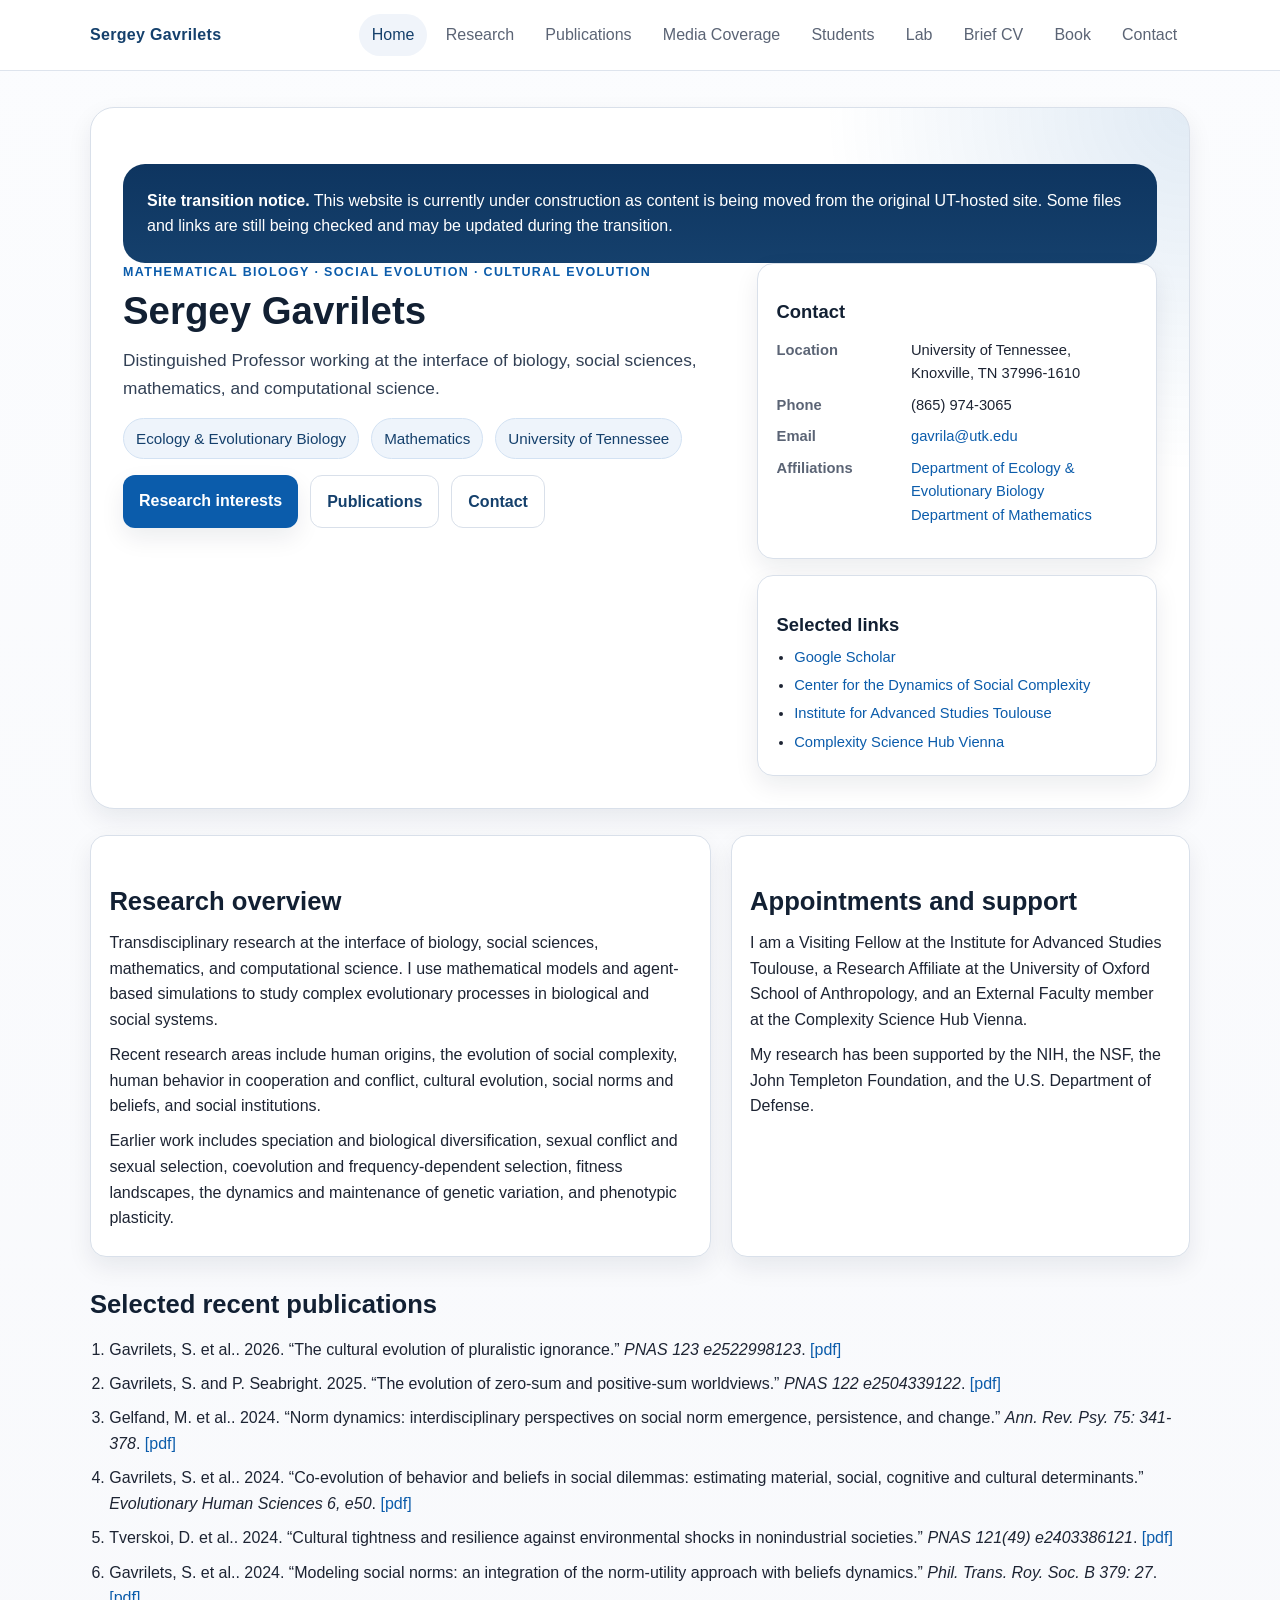
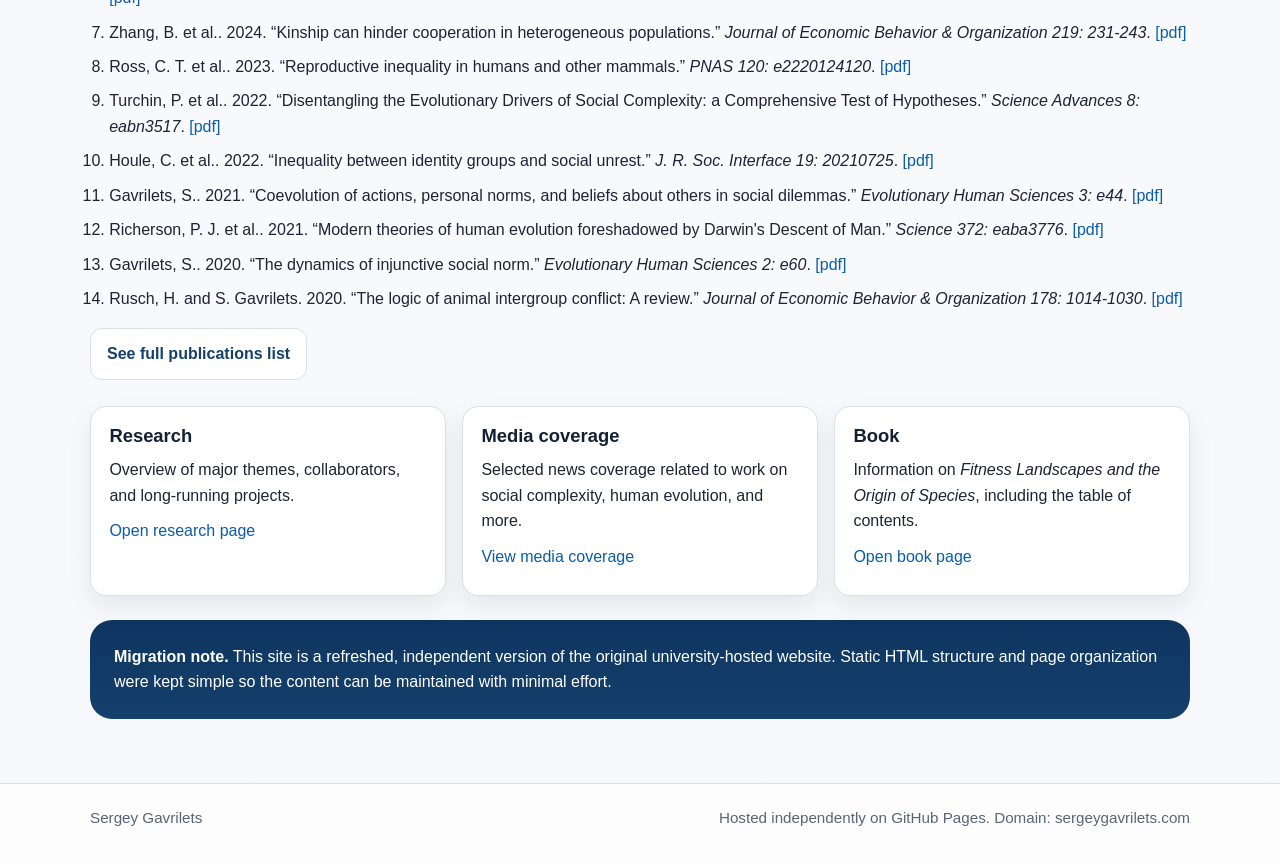
<file: index.html>
<!DOCTYPE html>
<html lang="en">
<head>
  <meta charset="utf-8">
  <meta name="viewport" content="width=device-width, initial-scale=1">
  <title>Sergey Gavrilets</title>
  <meta name="description" content="Sergey Gavrilets — research, publications, and contact information.">
  <link rel="stylesheet" href="/assets/css/styles.css">
</head>
<body>
<header class="site-header">
  <div class="container header-inner">
    <a class="brand" href="/">Sergey Gavrilets</a>
    <button class="nav-toggle" data-nav-toggle aria-expanded="false" aria-label="Toggle navigation">Menu</button>
    <nav class="main-nav" aria-label="Primary">
      <ul><li><a href="/" aria-current="page">Home</a></li><li><a href="/research/">Research</a></li><li><a href="/publications/">Publications</a></li><li><a href="/media/">Media Coverage</a></li><li><a href="/students/">Students</a></li><li><a href="/lab/">Lab</a></li><li><a href="/brief_cv/">Brief CV</a></li><li><a href="/books/">Book</a></li><li><a href="/contact/">Contact</a></li></ul>
    </nav>
  </div>
</header>
<main>
  <div class="container">
<section class="hero">
<div class="callout"><strong>Site transition notice.</strong> This website is currently under construction as content is being moved from the original UT-hosted site. Some files and links are still being checked and may be updated during the transition.</div>
  <div class="hero-grid">
    <div>
      <div class="eyebrow">Mathematical biology · social evolution · cultural evolution</div>
      <h1>Sergey Gavrilets</h1>
      <p class="lead">Distinguished Professor working at the interface of biology, social sciences, mathematics, and computational science.</p>
      <div class="badge-row">
        <span class="badge">Ecology &amp; Evolutionary Biology</span>
        <span class="badge">Mathematics</span>
        <span class="badge">University of Tennessee</span>
      </div>
      <div class="action-row">
        <a class="button" href="/research/">Research interests</a>
        <a class="button secondary" href="/publications/">Publications</a>
        <a class="button secondary" href="/contact/">Contact</a>
      </div>
    </div>
    <div>
      <div class="panel">
        <h3>Contact</h3>
        <dl class="kv small">
          <dt>Location</dt><dd>University of Tennessee, Knoxville, TN 37996-1610</dd>
          <dt>Phone</dt><dd>(865) 974-3065</dd>
          <dt>Email</dt><dd><a href="mailto:gavrila@utk.edu">gavrila@utk.edu</a></dd>
          <dt>Affiliations</dt><dd><a href="https://eeb.utk.edu/" target="_blank" rel="noopener">Department of Ecology &amp; Evolutionary Biology</a><br><a href="https://www.math.utk.edu/" target="_blank" rel="noopener">Department of Mathematics</a></dd>
        </dl>
      </div>
      <div class="panel">
        <h3>Selected links</h3>
        <ul class="list-clean small">
          <li><a href="https://scholar.google.com/" target="_blank" rel="noopener">Google Scholar</a></li>
          <li><a href="https://www.dysoc.org/" target="_blank" rel="noopener">Center for the Dynamics of Social Complexity</a></li>
          <li><a href="https://www.iast.fr/" target="_blank" rel="noopener">Institute for Advanced Studies Toulouse</a></li>
          <li><a href="https://www.csh.ac.at/" target="_blank" rel="noopener">Complexity Science Hub Vienna</a></li>
        </ul>
      </div>
    </div>
  </div>
</section>

<section class="section two-col">
  <div class="card">
    <h2>Research overview</h2>
    <p>Transdisciplinary research at the interface of biology, social sciences, mathematics, and computational science. I use mathematical models and agent-based simulations to study complex evolutionary processes in biological and social systems.</p>
    <p>Recent research areas include human origins, the evolution of social complexity, human behavior in cooperation and conflict, cultural evolution, social norms and beliefs, and social institutions.</p>
    <p>Earlier work includes speciation and biological diversification, sexual conflict and sexual selection, coevolution and frequency-dependent selection, fitness landscapes, the dynamics and maintenance of genetic variation, and phenotypic plasticity.</p>
  </div>
  <div class="card">
    <h2>Appointments and support</h2>
    <p>I am a Visiting Fellow at the Institute for Advanced Studies Toulouse, a Research Affiliate at the University of Oxford School of Anthropology, and an External Faculty member at the Complexity Science Hub Vienna.</p>
    <p>My research has been supported by the NIH, the NSF, the John Templeton Foundation, and the U.S. Department of Defense.</p>
  </div>
</section>

<section class="section">
  <h2>Selected recent publications</h2>
  <ol class="pub-list">
    <li>Gavrilets, S. et al.. 2026. “The cultural evolution of pluralistic ignorance.” <em>PNAS 123 e2522998123</em>. <a href="/papers/2026-the-cultural-evolution-of-pluralistic-ignorance.pdf">[pdf]</a></li>
    <li>Gavrilets, S. and P. Seabright. 2025. “The evolution of zero-sum and positive-sum worldviews.” <em>PNAS 122 e2504339122</em>. <a href="/papers/2025-the-evolution-of-zero-sum-and-positive-sum-worldviews.pdf">[pdf]</a></li>
    <li>Gelfand, M. et al.. 2024. “Norm dynamics: interdisciplinary perspectives on social norm emergence, persistence, and change.” <em>Ann. Rev. Psy. 75: 341-378</em>. <a href="/papers/2024-norm-dynamics-interdisciplinary-perspectives-on-social-norm-emergence-persistenc.pdf">[pdf]</a></li>
    <li>Gavrilets, S. et al.. 2024. “Co-evolution of behavior and beliefs in social dilemmas: estimating material, social, cognitive and cultural determinants.” <em>Evolutionary Human Sciences 6, e50</em>. <a href="/papers/2024-co-evolution-of-behavior-and-beliefs-in-social-dilemmas-estimating-material-soci.pdf">[pdf]</a></li>
    <li>Tverskoi, D. et al.. 2024. “Cultural tightness and resilience against environmental shocks in nonindustrial societies.” <em>PNAS 121(49) e2403386121</em>. <a href="/papers/2024-cultural-tightness-and-resilience-against-environmental-shocks-in-nonindustrial-.pdf">[pdf]</a></li>
    <li>Gavrilets, S. et al.. 2024. “Modeling social norms: an integration of the norm-utility approach with beliefs dynamics.” <em>Phil. Trans. Roy. Soc. B 379: 27</em>. <a href="/papers/2024-modeling-social-norms-an-integration-of-the-norm-utility-approach-with-beliefs-d.pdf">[pdf]</a></li>
    <li>Zhang, B. et al.. 2024. “Kinship can hinder cooperation in heterogeneous populations.” <em>Journal of Economic Behavior & Organization 219: 231-243</em>. <a href="/papers/2024-kinship-can-hinder-cooperation-in-heterogeneous-populations.pdf">[pdf]</a></li>
    <li>Ross, C. T. et al.. 2023. “Reproductive inequality in humans and other mammals.” <em>PNAS 120: e2220124120</em>. <a href="/papers/2023-reproductive-inequality-in-humans-and-other-mammals.pdf">[pdf]</a></li>
    <li>Turchin, P. et al.. 2022. “Disentangling the Evolutionary Drivers of Social Complexity: a Comprehensive Test of Hypotheses.” <em>Science Advances 8: eabn3517</em>. <a href="/papers/2022-disentangling-the-evolutionary-drivers-of-social-complexity-a-comprehensive-test.pdf">[pdf]</a></li>
    <li>Houle, C. et al.. 2022. “Inequality between identity groups and social unrest.” <em>J. R. Soc. Interface 19: 20210725</em>. <a href="/papers/2022-inequality-between-identity-groups-and-social-unrest.pdf">[pdf]</a></li>
    <li>Gavrilets, S.. 2021. “Coevolution of actions, personal norms, and beliefs about others in social dilemmas.” <em>Evolutionary Human Sciences 3: e44</em>. <a href="/papers/2021-coevolution-of-actions-personal-norms-and-beliefs-about-others-in-social-dilemma.pdf">[pdf]</a></li>
    <li>Richerson, P. J. et al.. 2021. “Modern theories of human evolution foreshadowed by Darwin's Descent of Man.” <em>Science 372: eaba3776</em>. <a href="/papers/2021-modern-theories-of-human-evolution-foreshadowed-by-darwins-descent-of-man.pdf">[pdf]</a></li>
    <li>Gavrilets, S.. 2020. “The dynamics of injunctive social norm.” <em>Evolutionary Human Sciences 2: e60</em>. <a href="/papers/2020-the-dynamics-of-injunctive-social-norm.pdf">[pdf]</a></li>
    <li>Rusch, H. and S. Gavrilets. 2020. “The logic of animal intergroup conflict: A review.” <em>Journal of Economic Behavior & Organization 178: 1014-1030</em>. <a href="/papers/2020-the-logic-of-animal-intergroup-conflict-a-review.pdf">[pdf]</a></li>
  </ol>
  <p><a class="button secondary" href="/publications/">See full publications list</a></p>
</section>

<section class="section card-grid">
  <article class="card"><h3>Research</h3><p>Overview of major themes, collaborators, and long-running projects.</p><p><a href="/research/">Open research page</a></p></article>
  <article class="card"><h3>Media coverage</h3><p>Selected news coverage related to work on social complexity, human evolution, and more.</p><p><a href="/media/">View media coverage</a></p></article>
  <article class="card"><h3>Book</h3><p>Information on <em>Fitness Landscapes and the Origin of Species</em>, including the table of contents.</p><p><a href="/books/">Open book page</a></p></article>
</section>

<div class="callout">
  <strong>Migration note.</strong> This site is a refreshed, independent version of the original university-hosted website. Static HTML structure and page organization were kept simple so the content can be maintained with minimal effort.
</div>
</div>
</main>
<footer class="site-footer">
  <div class="container footer-inner">
    <div>Sergey Gavrilets</div>
    <div>Hosted independently on GitHub Pages. Domain: sergeygavrilets.com</div>
  </div>
</footer>
<script src="/assets/js/main.js"></script>
</body>
</html>
</file>
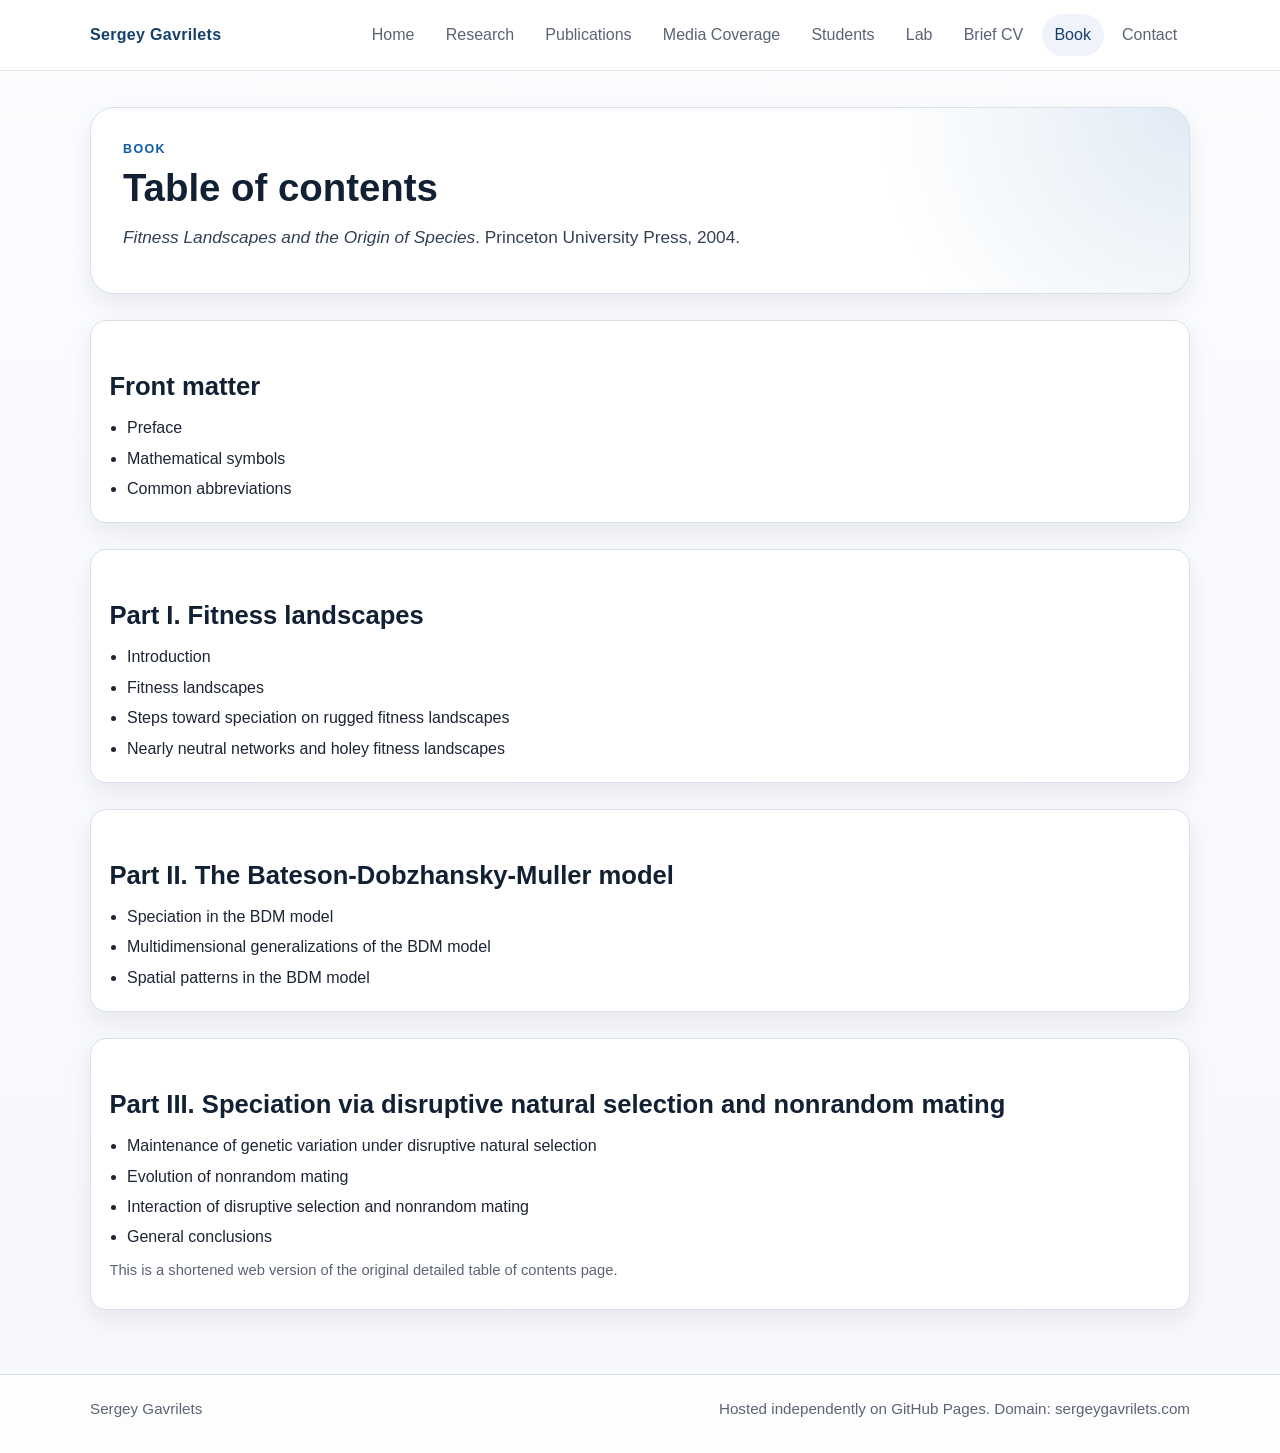
<file: book_toc/index.html>
<!DOCTYPE html>
<html lang="en">
<head>
  <meta charset="utf-8">
  <meta name="viewport" content="width=device-width, initial-scale=1">
  <title>Book Table of Contents | Sergey Gavrilets</title>
  <meta name="description" content="Sergey Gavrilets">
  <link rel="stylesheet" href="/assets/css/styles.css">
</head>
<body>
<header class="site-header">
  <div class="container header-inner">
    <a class="brand" href="/">Sergey Gavrilets</a>
    <button class="nav-toggle" data-nav-toggle aria-expanded="false" aria-label="Toggle navigation">Menu</button>
    <nav class="main-nav" aria-label="Primary">
      <ul><li><a href="/">Home</a></li><li><a href="/research/">Research</a></li><li><a href="/publications/">Publications</a></li><li><a href="/media/">Media Coverage</a></li><li><a href="/students/">Students</a></li><li><a href="/lab/">Lab</a></li><li><a href="/brief_cv/">Brief CV</a></li><li><a href="/books/" aria-current="page">Book</a></li><li><a href="/contact/">Contact</a></li></ul>
    </nav>
  </div>
</header>
<main>
  <div class="container">
<section class="hero"><div class="eyebrow">Book</div><h1>Table of contents</h1><p class="lead"><em>Fitness Landscapes and the Origin of Species</em>. Princeton University Press, 2004.</p></section>
<section class="section card"><h2>Front matter</h2><ul class="list-clean"><li>Preface</li><li>Mathematical symbols</li><li>Common abbreviations</li></ul></section>
<section class="section card"><h2>Part I. Fitness landscapes</h2><ul class="list-clean"><li>Introduction</li><li>Fitness landscapes</li><li>Steps toward speciation on rugged fitness landscapes</li><li>Nearly neutral networks and holey fitness landscapes</li></ul></section>
<section class="section card"><h2>Part II. The Bateson-Dobzhansky-Muller model</h2><ul class="list-clean"><li>Speciation in the BDM model</li><li>Multidimensional generalizations of the BDM model</li><li>Spatial patterns in the BDM model</li></ul></section>
<section class="section card"><h2>Part III. Speciation via disruptive natural selection and nonrandom mating</h2><ul class="list-clean"><li>Maintenance of genetic variation under disruptive natural selection</li><li>Evolution of nonrandom mating</li><li>Interaction of disruptive selection and nonrandom mating</li><li>General conclusions</li></ul><p class="small muted">This is a shortened web version of the original detailed table of contents page.</p></section>
</div>
</main>
<footer class="site-footer">
  <div class="container footer-inner">
    <div>Sergey Gavrilets</div>
    <div>Hosted independently on GitHub Pages. Domain: sergeygavrilets.com</div>
  </div>
</footer>
<script src="/assets/js/main.js"></script>
</body>
</html>
</file>
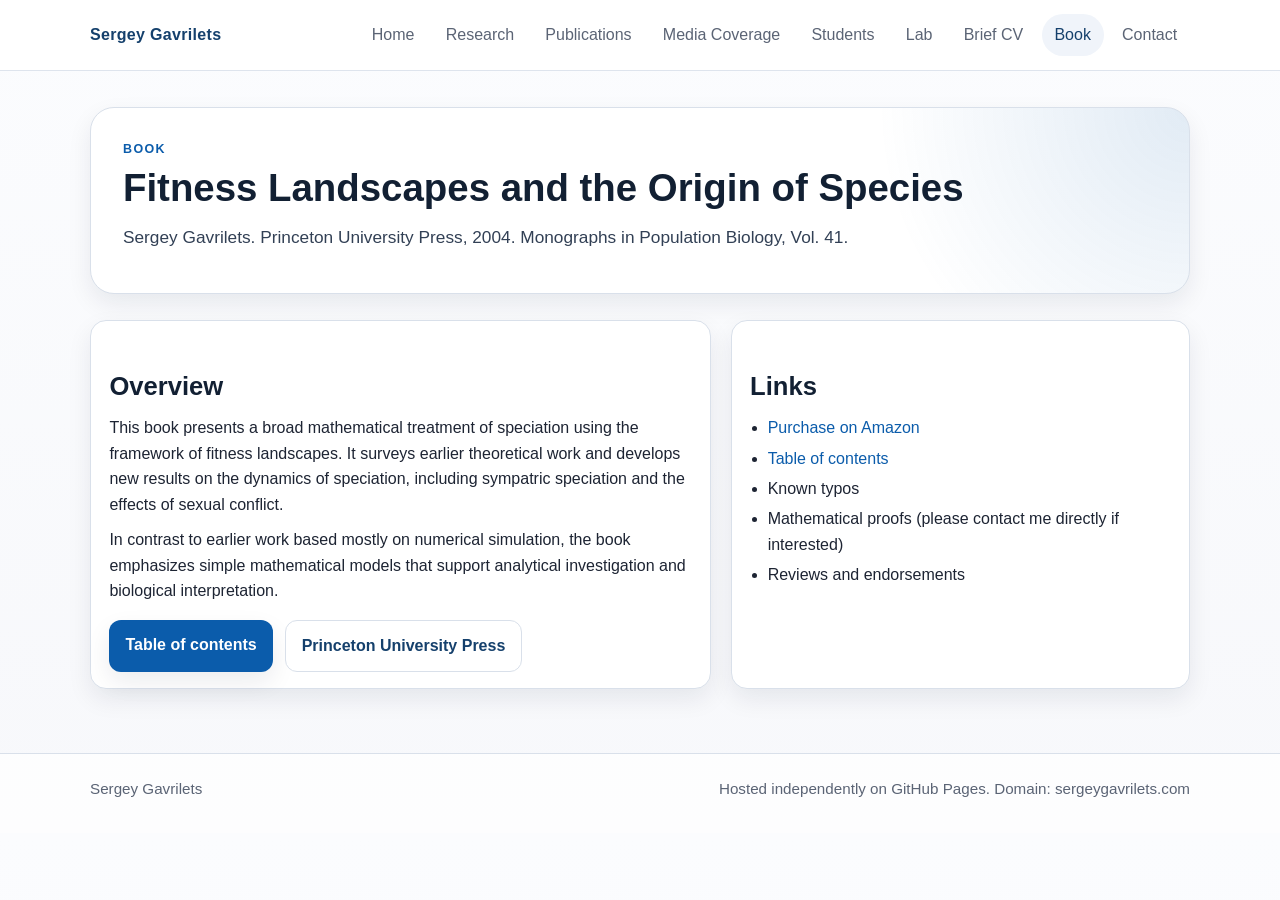
<file: books/index.html>
<!DOCTYPE html>
<html lang="en">
<head>
  <meta charset="utf-8">
  <meta name="viewport" content="width=device-width, initial-scale=1">
  <title>Book | Sergey Gavrilets</title>
  <meta name="description" content="Sergey Gavrilets">
  <link rel="stylesheet" href="/assets/css/styles.css">
</head>
<body>
<header class="site-header">
  <div class="container header-inner">
    <a class="brand" href="/">Sergey Gavrilets</a>
    <button class="nav-toggle" data-nav-toggle aria-expanded="false" aria-label="Toggle navigation">Menu</button>
    <nav class="main-nav" aria-label="Primary">
      <ul><li><a href="/">Home</a></li><li><a href="/research/">Research</a></li><li><a href="/publications/">Publications</a></li><li><a href="/media/">Media Coverage</a></li><li><a href="/students/">Students</a></li><li><a href="/lab/">Lab</a></li><li><a href="/brief_cv/">Brief CV</a></li><li><a href="/books/" aria-current="page">Book</a></li><li><a href="/contact/">Contact</a></li></ul>
    </nav>
  </div>
</header>
<main>
  <div class="container">
<section class="hero"><div class="eyebrow">Book</div><h1>Fitness Landscapes and the Origin of Species</h1><p class="lead">Sergey Gavrilets. Princeton University Press, 2004. Monographs in Population Biology, Vol. 41.</p></section>
<section class="section two-col">
  <section class="card"><h2>Overview</h2><p>This book presents a broad mathematical treatment of speciation using the framework of fitness landscapes. It surveys earlier theoretical work and develops new results on the dynamics of speciation, including sympatric speciation and the effects of sexual conflict.</p><p>In contrast to earlier work based mostly on numerical simulation, the book emphasizes simple mathematical models that support analytical investigation and biological interpretation.</p><div class="action-row"><a class="button" href="/book_toc/">Table of contents</a><a class="button secondary" href="https://press.princeton.edu/" target="_blank" rel="noopener">Princeton University Press</a></div></section>
  <aside class="card"><h2>Links</h2><ul class="list-clean"><li><a href="https://www.amazon.com/" target="_blank" rel="noopener">Purchase on Amazon</a></li><li><a href="/book_toc/">Table of contents</a></li><li>Known typos</li><li>Mathematical proofs (please contact me directly if interested)</li><li>Reviews and endorsements</li></ul></aside>
</section>
</div>
</main>
<footer class="site-footer">
  <div class="container footer-inner">
    <div>Sergey Gavrilets</div>
    <div>Hosted independently on GitHub Pages. Domain: sergeygavrilets.com</div>
  </div>
</footer>
<script src="/assets/js/main.js"></script>
</body>
</html>
</file>
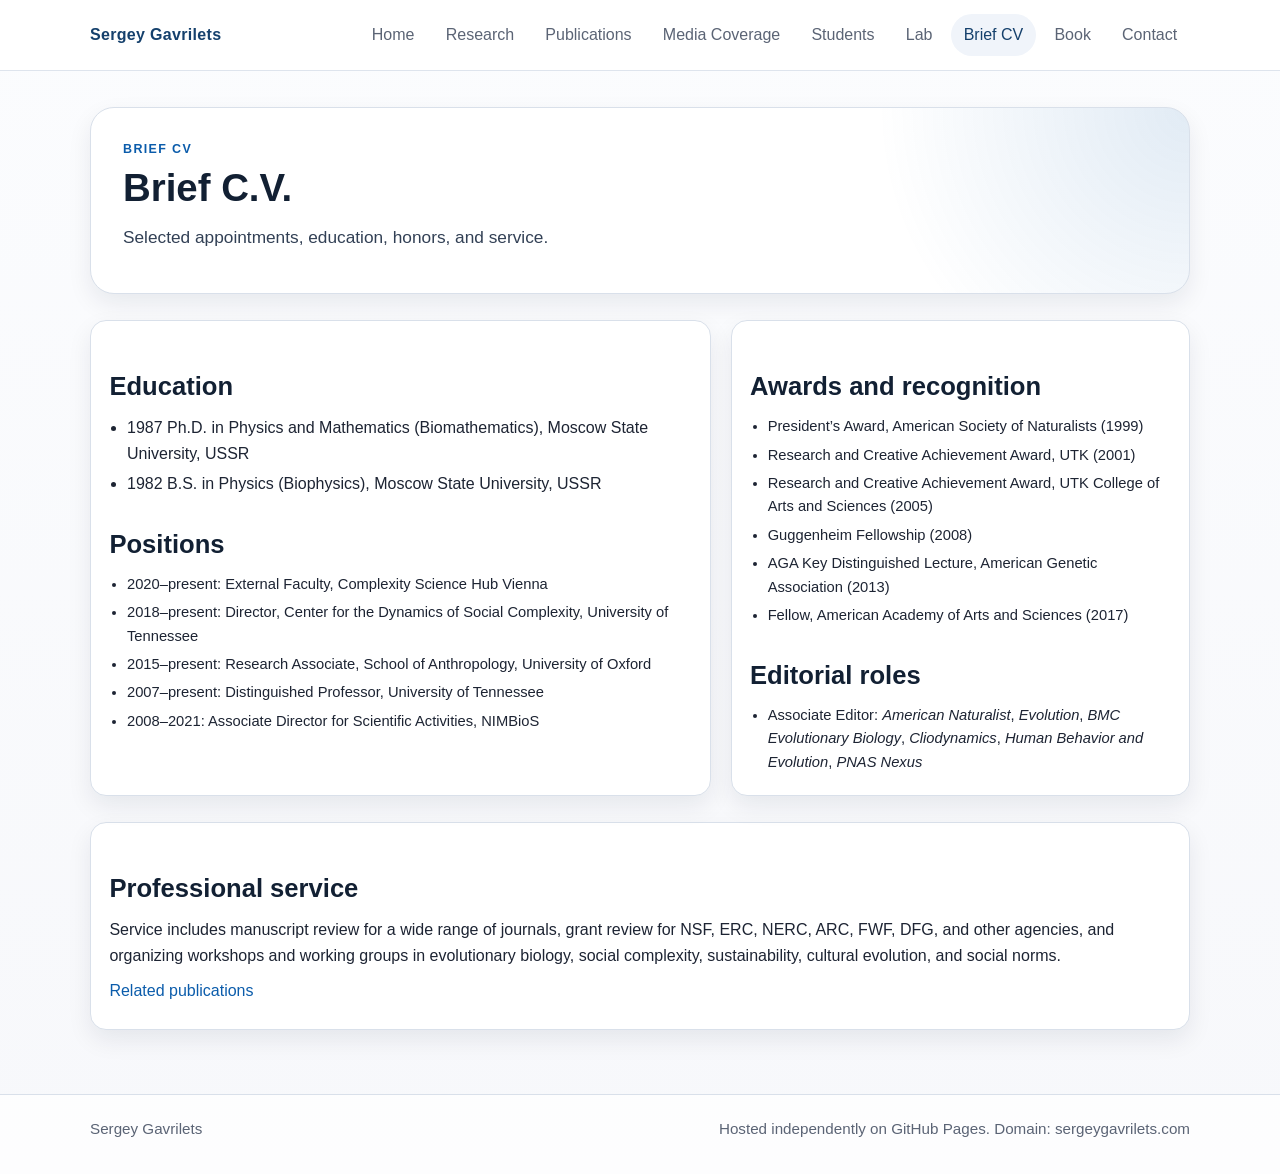
<file: brief_cv/index.html>
<!DOCTYPE html>
<html lang="en">
<head>
  <meta charset="utf-8">
  <meta name="viewport" content="width=device-width, initial-scale=1">
  <title>Brief CV | Sergey Gavrilets</title>
  <meta name="description" content="Sergey Gavrilets">
  <link rel="stylesheet" href="/assets/css/styles.css">
</head>
<body>
<header class="site-header">
  <div class="container header-inner">
    <a class="brand" href="/">Sergey Gavrilets</a>
    <button class="nav-toggle" data-nav-toggle aria-expanded="false" aria-label="Toggle navigation">Menu</button>
    <nav class="main-nav" aria-label="Primary">
      <ul><li><a href="/">Home</a></li><li><a href="/research/">Research</a></li><li><a href="/publications/">Publications</a></li><li><a href="/media/">Media Coverage</a></li><li><a href="/students/">Students</a></li><li><a href="/lab/">Lab</a></li><li><a href="/brief_cv/" aria-current="page">Brief CV</a></li><li><a href="/books/">Book</a></li><li><a href="/contact/">Contact</a></li></ul>
    </nav>
  </div>
</header>
<main>
  <div class="container">
<section class="hero"><div class="eyebrow">Brief CV</div><h1>Brief C.V.</h1><p class="lead">Selected appointments, education, honors, and service.</p></section>
<section class="section two-col">
  <section class="card"><h2>Education</h2><ul class="list-clean"><li>1987 Ph.D. in Physics and Mathematics (Biomathematics), Moscow State University, USSR</li><li>1982 B.S. in Physics (Biophysics), Moscow State University, USSR</li></ul>
  <h2>Positions</h2><ul class="list-clean small"><li>2020–present: External Faculty, Complexity Science Hub Vienna</li><li>2018–present: Director, Center for the Dynamics of Social Complexity, University of Tennessee</li><li>2015–present: Research Associate, School of Anthropology, University of Oxford</li><li>2007–present: Distinguished Professor, University of Tennessee</li><li>2008–2021: Associate Director for Scientific Activities, NIMBioS</li></ul></section>
  <aside class="card"><h2>Awards and recognition</h2><ul class="list-clean small"><li>President’s Award, American Society of Naturalists (1999)</li><li>Research and Creative Achievement Award, UTK (2001)</li><li>Research and Creative Achievement Award, UTK College of Arts and Sciences (2005)</li><li>Guggenheim Fellowship (2008)</li><li>AGA Key Distinguished Lecture, American Genetic Association (2013)</li><li>Fellow, American Academy of Arts and Sciences (2017)</li></ul>
  <h2>Editorial roles</h2><ul class="list-clean small"><li>Associate Editor: <em>American Naturalist</em>, <em>Evolution</em>, <em>BMC Evolutionary Biology</em>, <em>Cliodynamics</em>, <em>Human Behavior and Evolution</em>, <em>PNAS Nexus</em></li></ul></aside>
</section>
<section class="section card"><h2>Professional service</h2><p>Service includes manuscript review for a wide range of journals, grant review for NSF, ERC, NERC, ARC, FWF, DFG, and other agencies, and organizing workshops and working groups in evolutionary biology, social complexity, sustainability, cultural evolution, and social norms.</p><p><a href="/publications/">Related publications</a></p></section>
</div>
</main>
<footer class="site-footer">
  <div class="container footer-inner">
    <div>Sergey Gavrilets</div>
    <div>Hosted independently on GitHub Pages. Domain: sergeygavrilets.com</div>
  </div>
</footer>
<script src="/assets/js/main.js"></script>
</body>
</html>
</file>
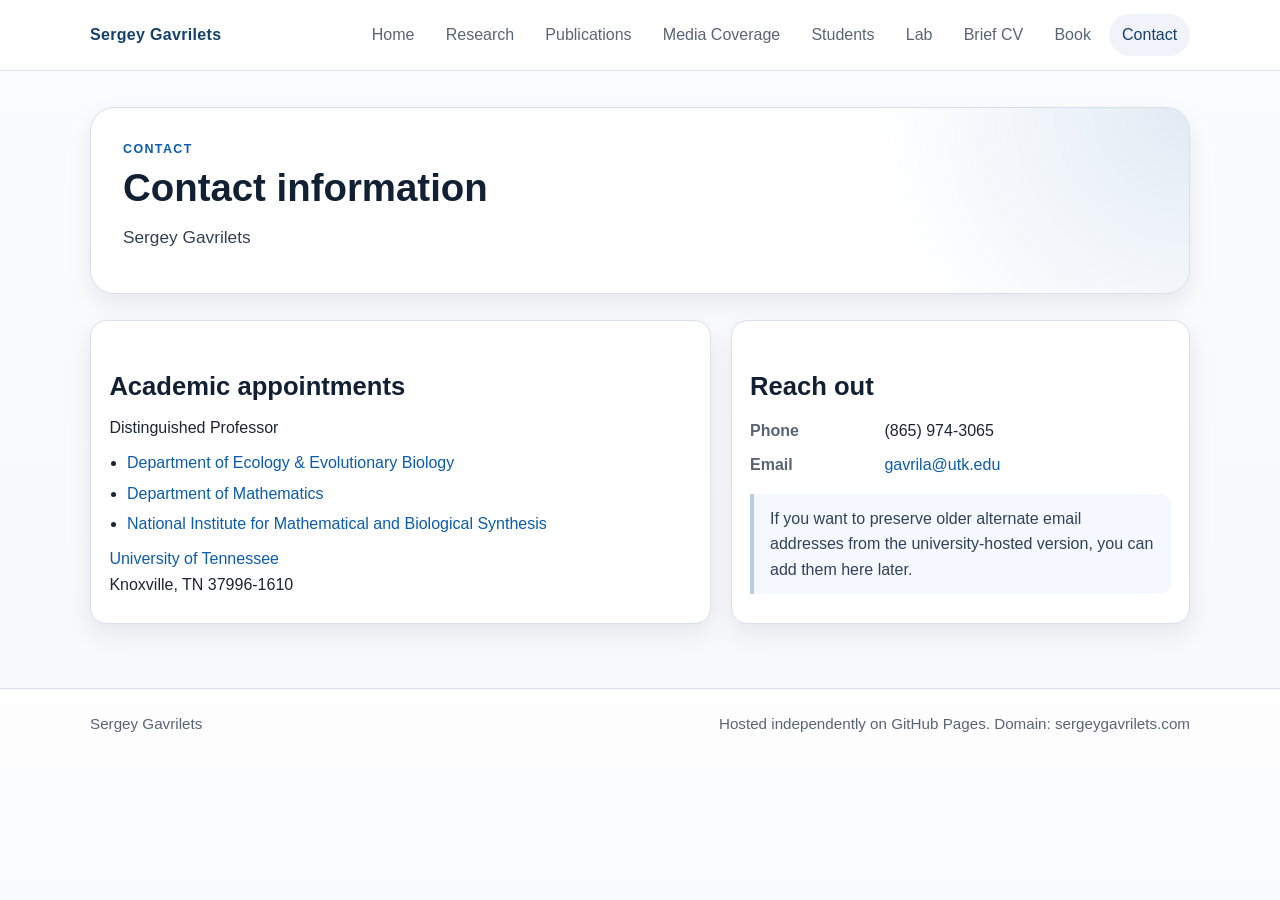
<file: contact/index.html>
<!DOCTYPE html>
<html lang="en">
<head>
  <meta charset="utf-8">
  <meta name="viewport" content="width=device-width, initial-scale=1">
  <title>Contact | Sergey Gavrilets</title>
  <meta name="description" content="Sergey Gavrilets">
  <link rel="stylesheet" href="/assets/css/styles.css">
</head>
<body>
<header class="site-header">
  <div class="container header-inner">
    <a class="brand" href="/">Sergey Gavrilets</a>
    <button class="nav-toggle" data-nav-toggle aria-expanded="false" aria-label="Toggle navigation">Menu</button>
    <nav class="main-nav" aria-label="Primary">
      <ul><li><a href="/">Home</a></li><li><a href="/research/">Research</a></li><li><a href="/publications/">Publications</a></li><li><a href="/media/">Media Coverage</a></li><li><a href="/students/">Students</a></li><li><a href="/lab/">Lab</a></li><li><a href="/brief_cv/">Brief CV</a></li><li><a href="/books/">Book</a></li><li><a href="/contact/" aria-current="page">Contact</a></li></ul>
    </nav>
  </div>
</header>
<main>
  <div class="container">
<section class="hero"><div class="eyebrow">Contact</div><h1>Contact information</h1><p class="lead">Sergey Gavrilets</p></section>
<section class="section two-col">
  <section class="card"><h2>Academic appointments</h2><p>Distinguished Professor</p><ul class="list-clean"><li><a href="https://eeb.bio.utk.edu/" target="_blank" rel="noopener">Department of Ecology &amp; Evolutionary Biology</a></li><li><a href="https://www.math.utk.edu/" target="_blank" rel="noopener">Department of Mathematics</a></li><li><a href="https://www.nimbios.org/" target="_blank" rel="noopener">National Institute for Mathematical and Biological Synthesis</a></li></ul><p><a href="https://www.utk.edu/" target="_blank" rel="noopener">University of Tennessee</a><br>Knoxville, TN 37996-1610</p></section>
  <aside class="card"><h2>Reach out</h2><dl class="kv"><dt>Phone</dt><dd>(865) 974-3065</dd><dt>Email</dt><dd><a href="mailto:gavrila@utk.edu">gavrila@utk.edu</a></dd></dl><p class="note">If you want to preserve older alternate email addresses from the university-hosted version, you can add them here later.</p></aside>
</section>
</div>
</main>
<footer class="site-footer">
  <div class="container footer-inner">
    <div>Sergey Gavrilets</div>
    <div>Hosted independently on GitHub Pages. Domain: sergeygavrilets.com</div>
  </div>
</footer>
<script src="/assets/js/main.js"></script>
</body>
</html>
</file>
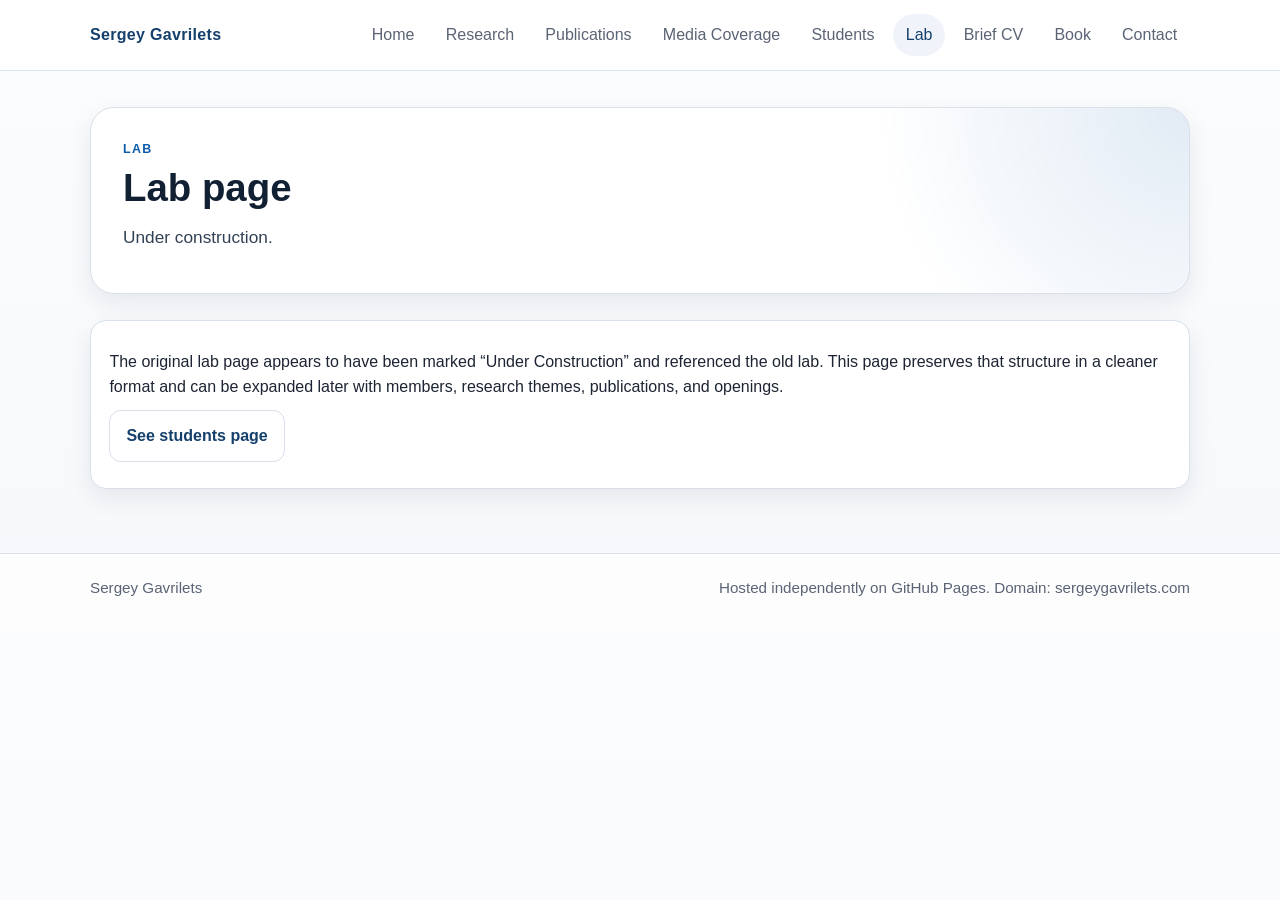
<file: lab/index.html>
<!DOCTYPE html>
<html lang="en">
<head>
  <meta charset="utf-8">
  <meta name="viewport" content="width=device-width, initial-scale=1">
  <title>Lab | Sergey Gavrilets</title>
  <meta name="description" content="Sergey Gavrilets">
  <link rel="stylesheet" href="/assets/css/styles.css">
</head>
<body>
<header class="site-header">
  <div class="container header-inner">
    <a class="brand" href="/">Sergey Gavrilets</a>
    <button class="nav-toggle" data-nav-toggle aria-expanded="false" aria-label="Toggle navigation">Menu</button>
    <nav class="main-nav" aria-label="Primary">
      <ul><li><a href="/">Home</a></li><li><a href="/research/">Research</a></li><li><a href="/publications/">Publications</a></li><li><a href="/media/">Media Coverage</a></li><li><a href="/students/">Students</a></li><li><a href="/lab/" aria-current="page">Lab</a></li><li><a href="/brief_cv/">Brief CV</a></li><li><a href="/books/">Book</a></li><li><a href="/contact/">Contact</a></li></ul>
    </nav>
  </div>
</header>
<main>
  <div class="container">
<section class="hero"><div class="eyebrow">Lab</div><h1>Lab page</h1><p class="lead">Under construction.</p></section>
<section class="section card">
<p>The original lab page appears to have been marked “Under Construction” and referenced the old lab. This page preserves that structure in a cleaner format and can be expanded later with members, research themes, publications, and openings.</p>
<p><a class="button secondary" href="/students/">See students page</a></p>
</section>
</div>
</main>
<footer class="site-footer">
  <div class="container footer-inner">
    <div>Sergey Gavrilets</div>
    <div>Hosted independently on GitHub Pages. Domain: sergeygavrilets.com</div>
  </div>
</footer>
<script src="/assets/js/main.js"></script>
</body>
</html>
</file>
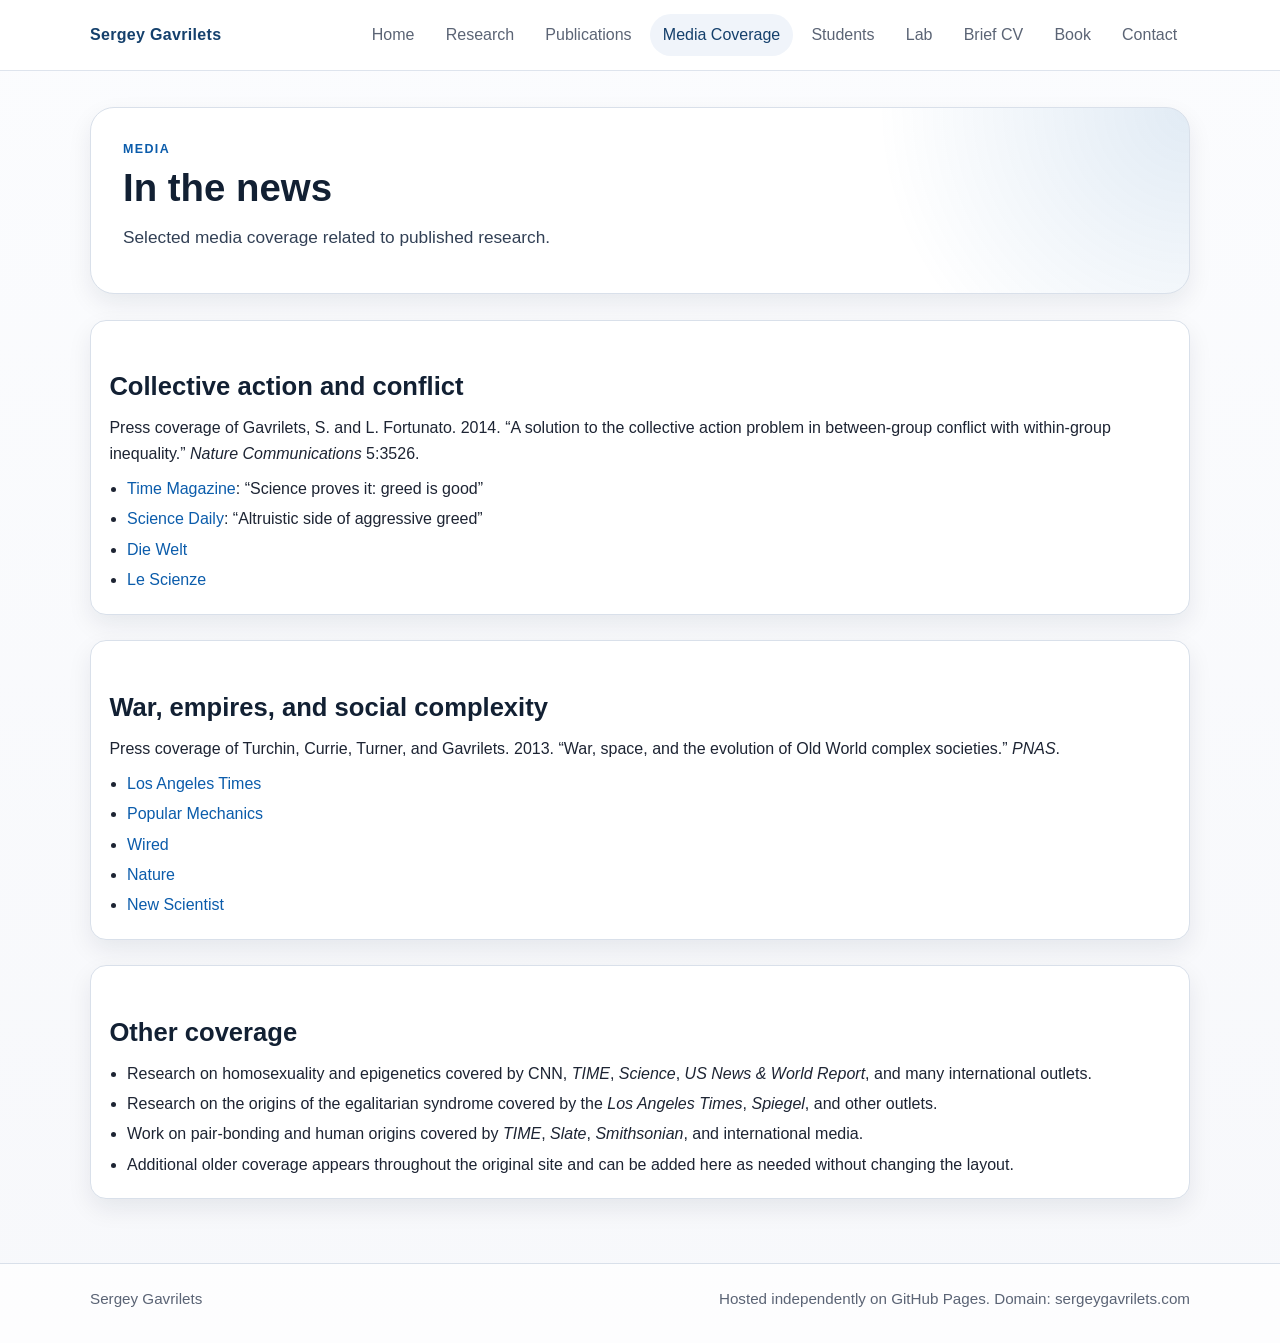
<file: media/index.html>
<!DOCTYPE html>
<html lang="en">
<head>
  <meta charset="utf-8">
  <meta name="viewport" content="width=device-width, initial-scale=1">
  <title>Media Coverage | Sergey Gavrilets</title>
  <meta name="description" content="Sergey Gavrilets">
  <link rel="stylesheet" href="/assets/css/styles.css">
</head>
<body>
<header class="site-header">
  <div class="container header-inner">
    <a class="brand" href="/">Sergey Gavrilets</a>
    <button class="nav-toggle" data-nav-toggle aria-expanded="false" aria-label="Toggle navigation">Menu</button>
    <nav class="main-nav" aria-label="Primary">
      <ul><li><a href="/">Home</a></li><li><a href="/research/">Research</a></li><li><a href="/publications/">Publications</a></li><li><a href="/media/" aria-current="page">Media Coverage</a></li><li><a href="/students/">Students</a></li><li><a href="/lab/">Lab</a></li><li><a href="/brief_cv/">Brief CV</a></li><li><a href="/books/">Book</a></li><li><a href="/contact/">Contact</a></li></ul>
    </nav>
  </div>
</header>
<main>
  <div class="container">
<section class="hero"><div class="eyebrow">Media</div><h1>In the news</h1><p class="lead">Selected media coverage related to published research.</p></section>
<section class="section card"><h2>Collective action and conflict</h2>
<p>Press coverage of Gavrilets, S. and L. Fortunato. 2014. “A solution to the collective action problem in between-group conflict with within-group inequality.” <em>Nature Communications</em> 5:3526.</p>
<ul class="list-clean">
<li><a href="https://time.com/" target="_blank" rel="noopener">Time Magazine</a>: “Science proves it: greed is good”</li>
<li><a href="https://www.sciencedaily.com/" target="_blank" rel="noopener">Science Daily</a>: “Altruistic side of aggressive greed”</li>
<li><a href="https://www.welt.de/" target="_blank" rel="noopener">Die Welt</a></li>
<li><a href="https://www.lescienze.it/" target="_blank" rel="noopener">Le Scienze</a></li>
</ul>
</section>
<section class="section card"><h2>War, empires, and social complexity</h2>
<p>Press coverage of Turchin, Currie, Turner, and Gavrilets. 2013. “War, space, and the evolution of Old World complex societies.” <em>PNAS</em>.</p>
<ul class="list-clean">
<li><a href="https://www.latimes.com/" target="_blank" rel="noopener">Los Angeles Times</a></li>
<li><a href="https://www.popularmechanics.com/" target="_blank" rel="noopener">Popular Mechanics</a></li>
<li><a href="https://www.wired.com/" target="_blank" rel="noopener">Wired</a></li>
<li><a href="https://www.nature.com/" target="_blank" rel="noopener">Nature</a></li>
<li><a href="https://www.newscientist.com/" target="_blank" rel="noopener">New Scientist</a></li>
</ul>
</section>
<section class="section card"><h2>Other coverage</h2>
<ul class="list-clean">
<li>Research on homosexuality and epigenetics covered by CNN, <em>TIME</em>, <em>Science</em>, <em>US News &amp; World Report</em>, and many international outlets.</li>
<li>Research on the origins of the egalitarian syndrome covered by the <em>Los Angeles Times</em>, <em>Spiegel</em>, and other outlets.</li>
<li>Work on pair-bonding and human origins covered by <em>TIME</em>, <em>Slate</em>, <em>Smithsonian</em>, and international media.</li>
<li>Additional older coverage appears throughout the original site and can be added here as needed without changing the layout.</li>
</ul>
</section>
</div>
</main>
<footer class="site-footer">
  <div class="container footer-inner">
    <div>Sergey Gavrilets</div>
    <div>Hosted independently on GitHub Pages. Domain: sergeygavrilets.com</div>
  </div>
</footer>
<script src="/assets/js/main.js"></script>
</body>
</html>
</file>
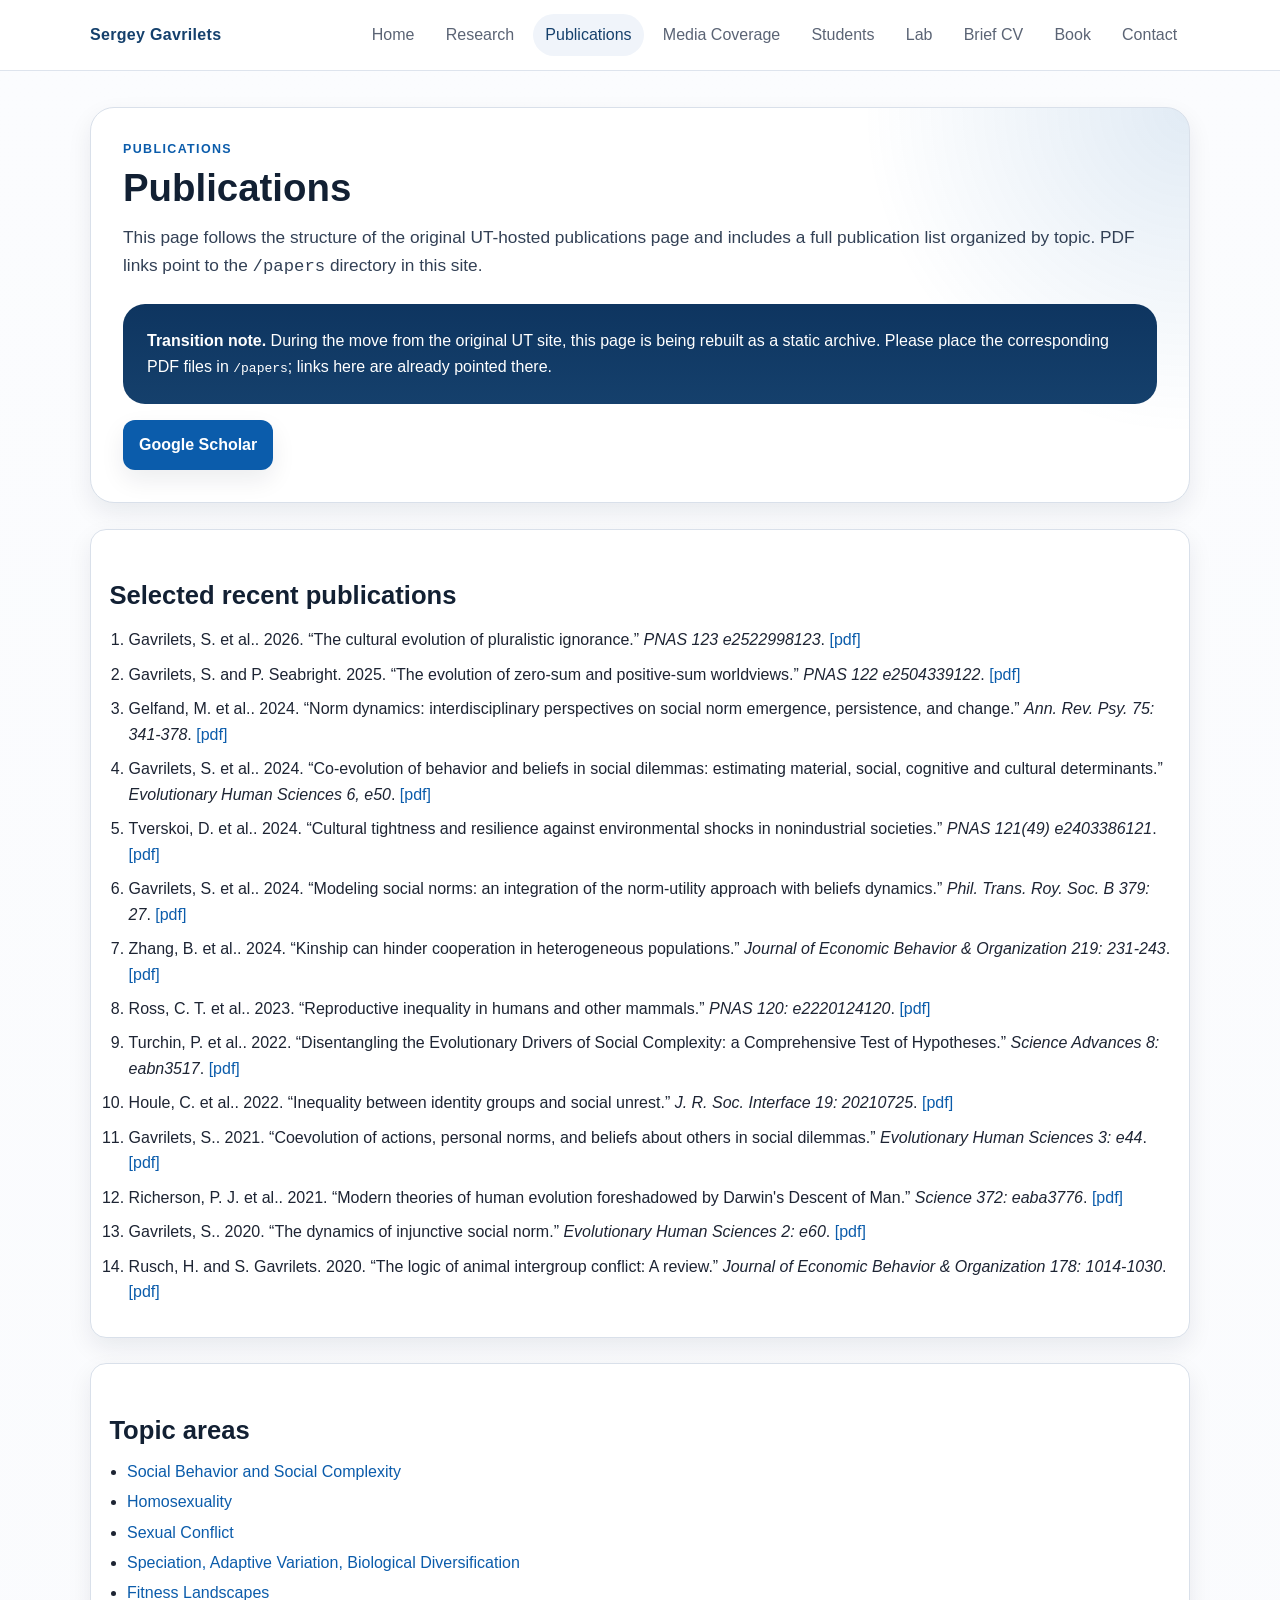
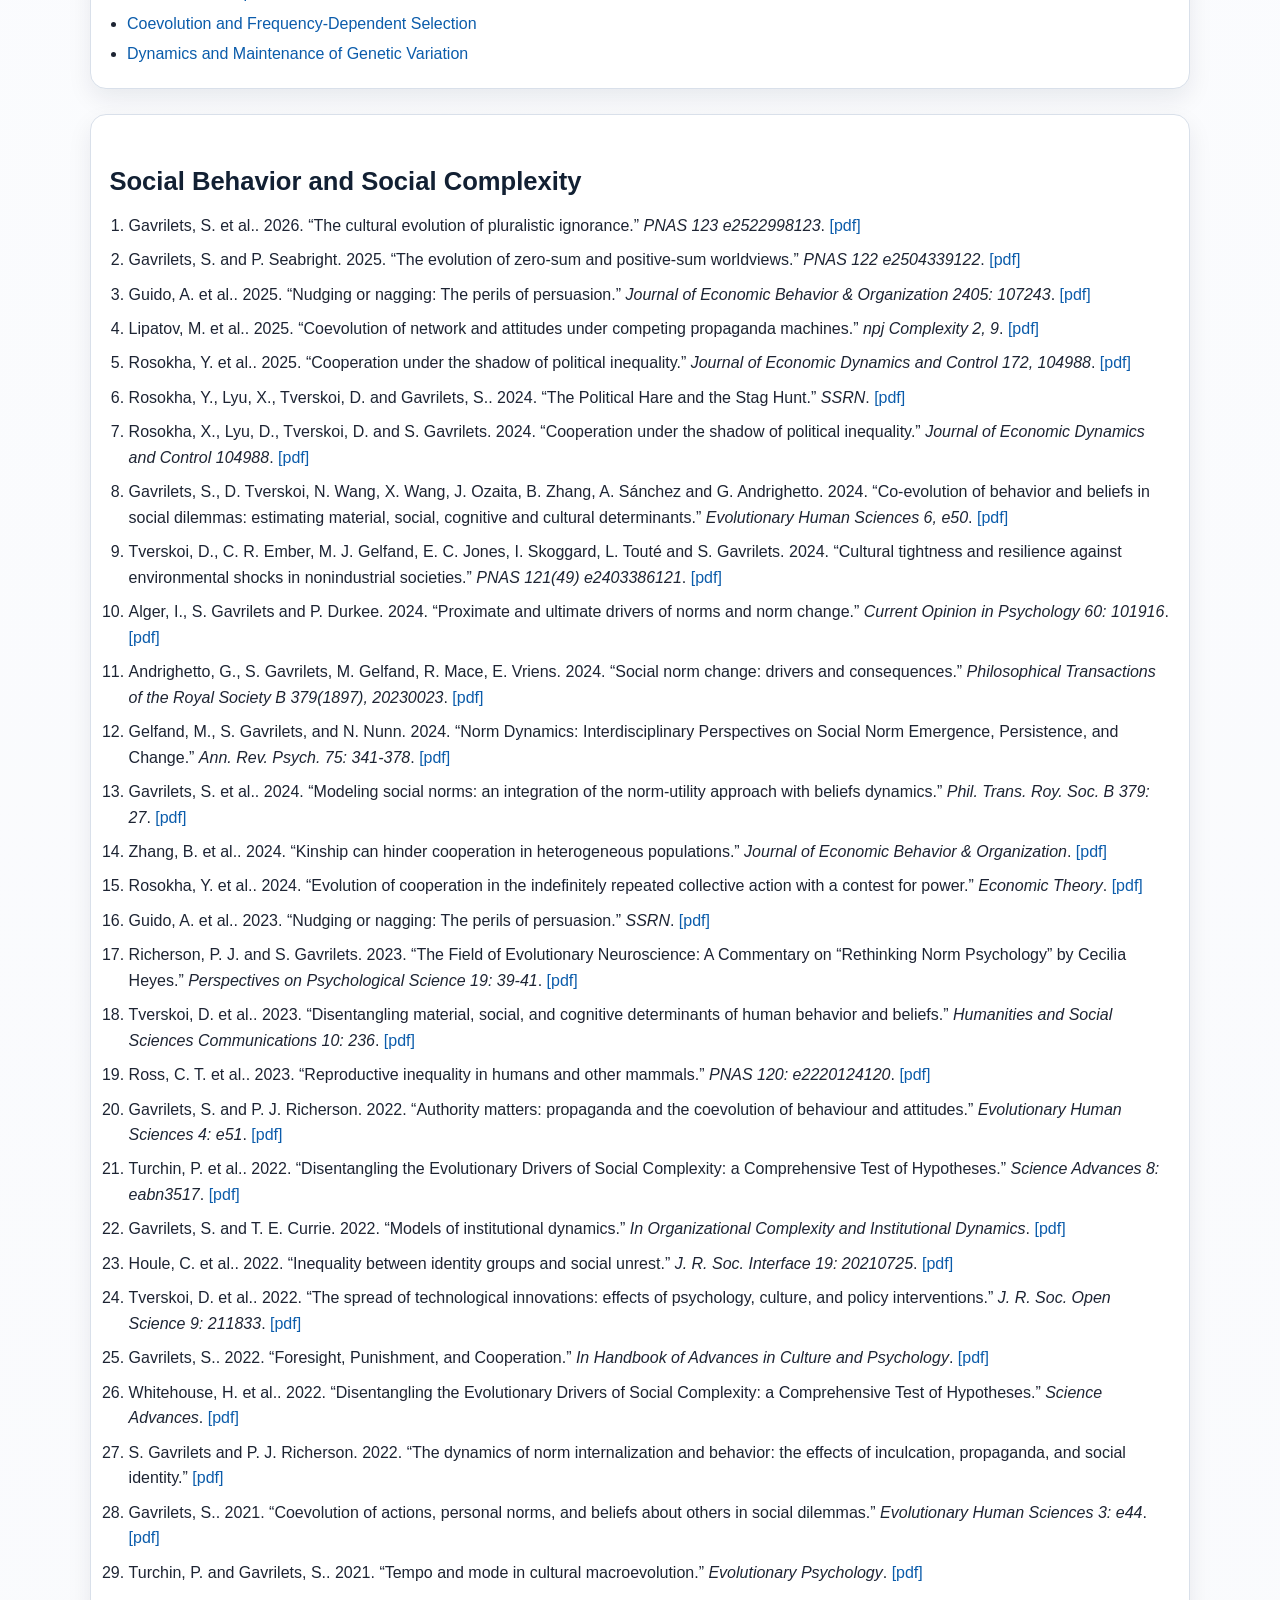
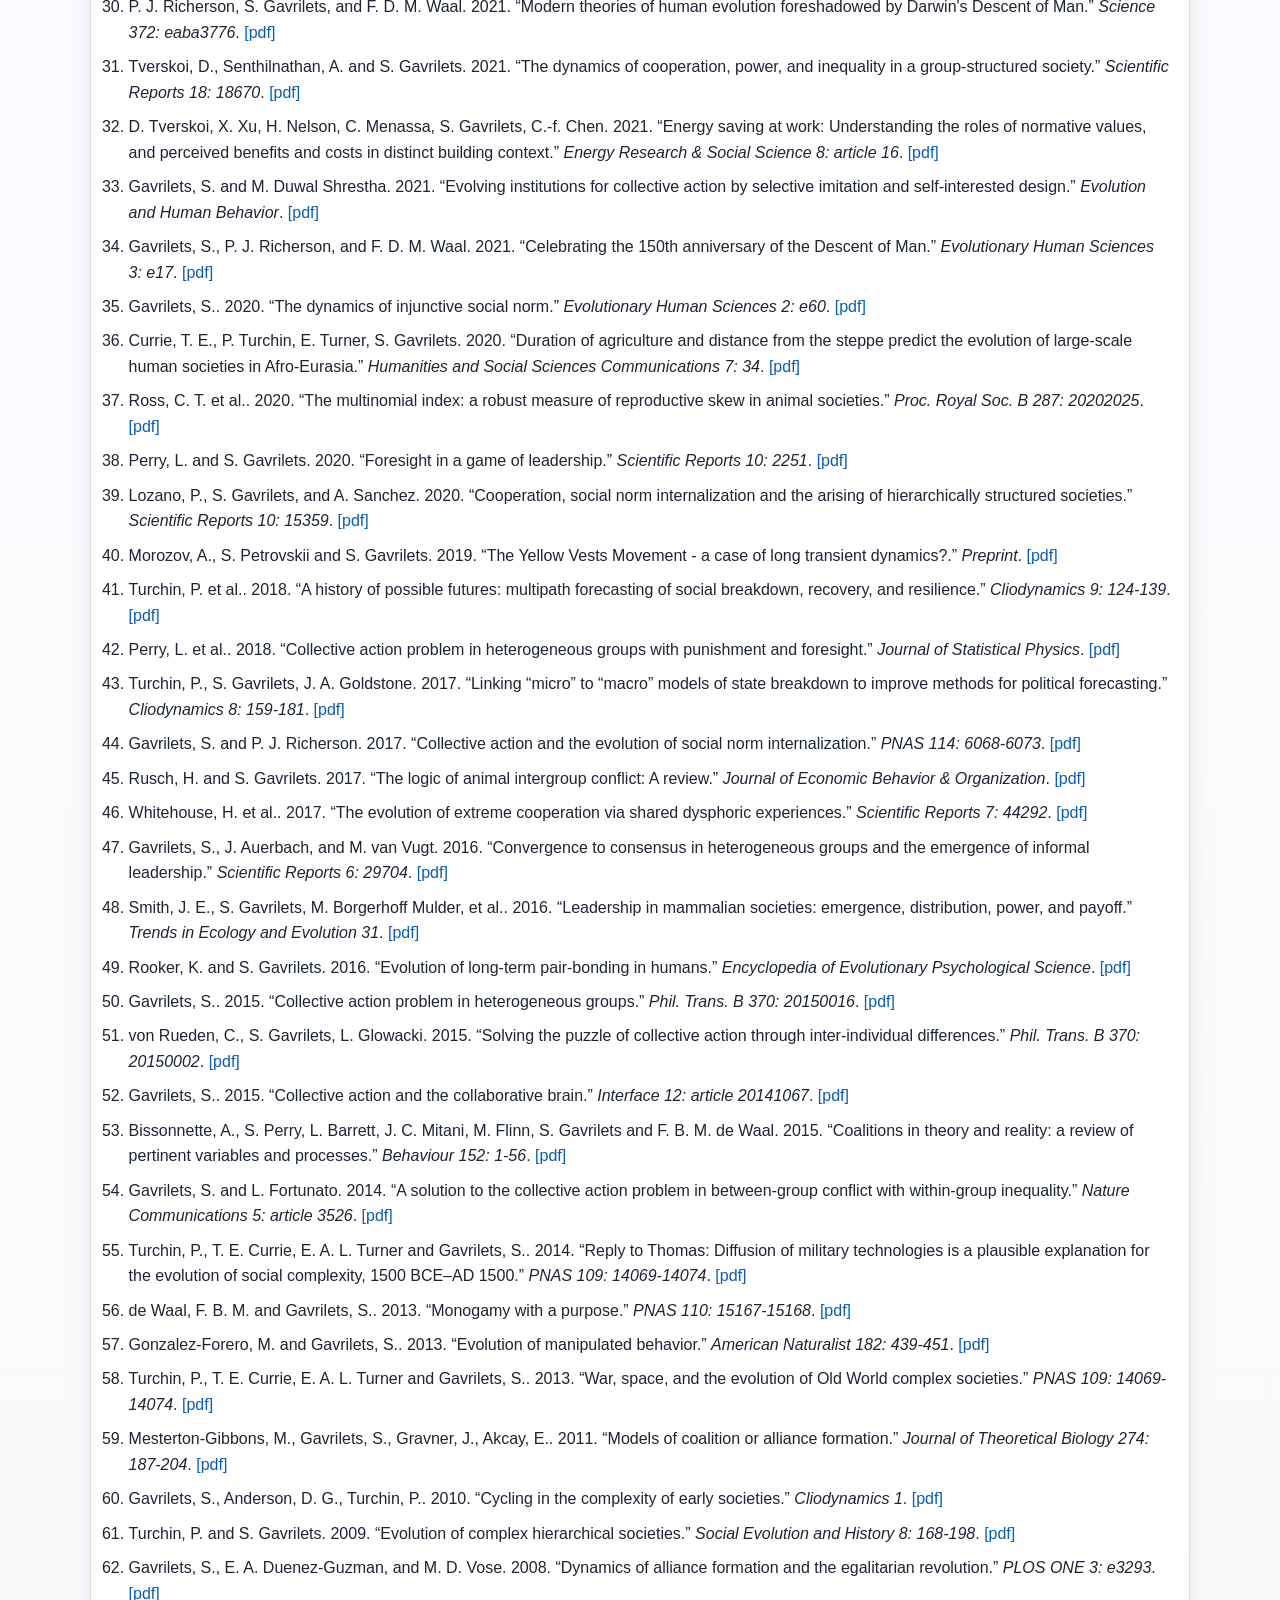
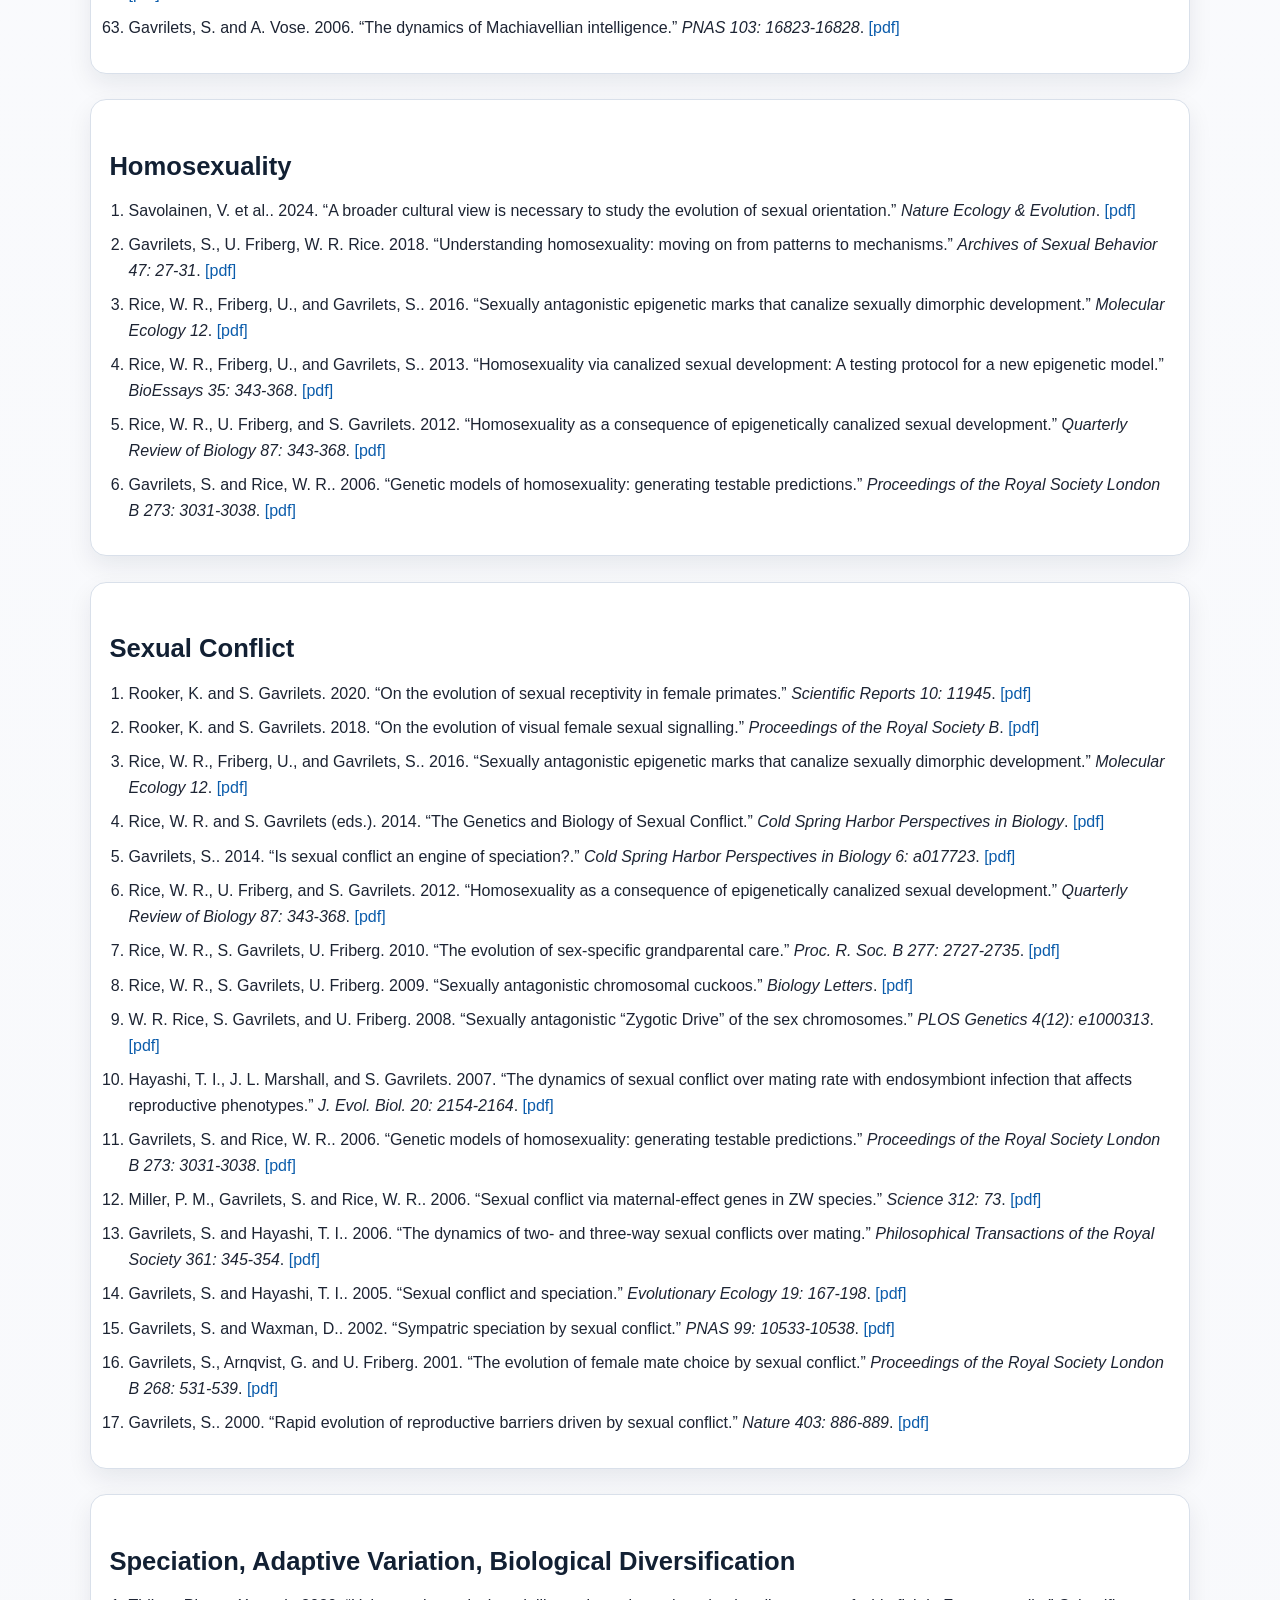
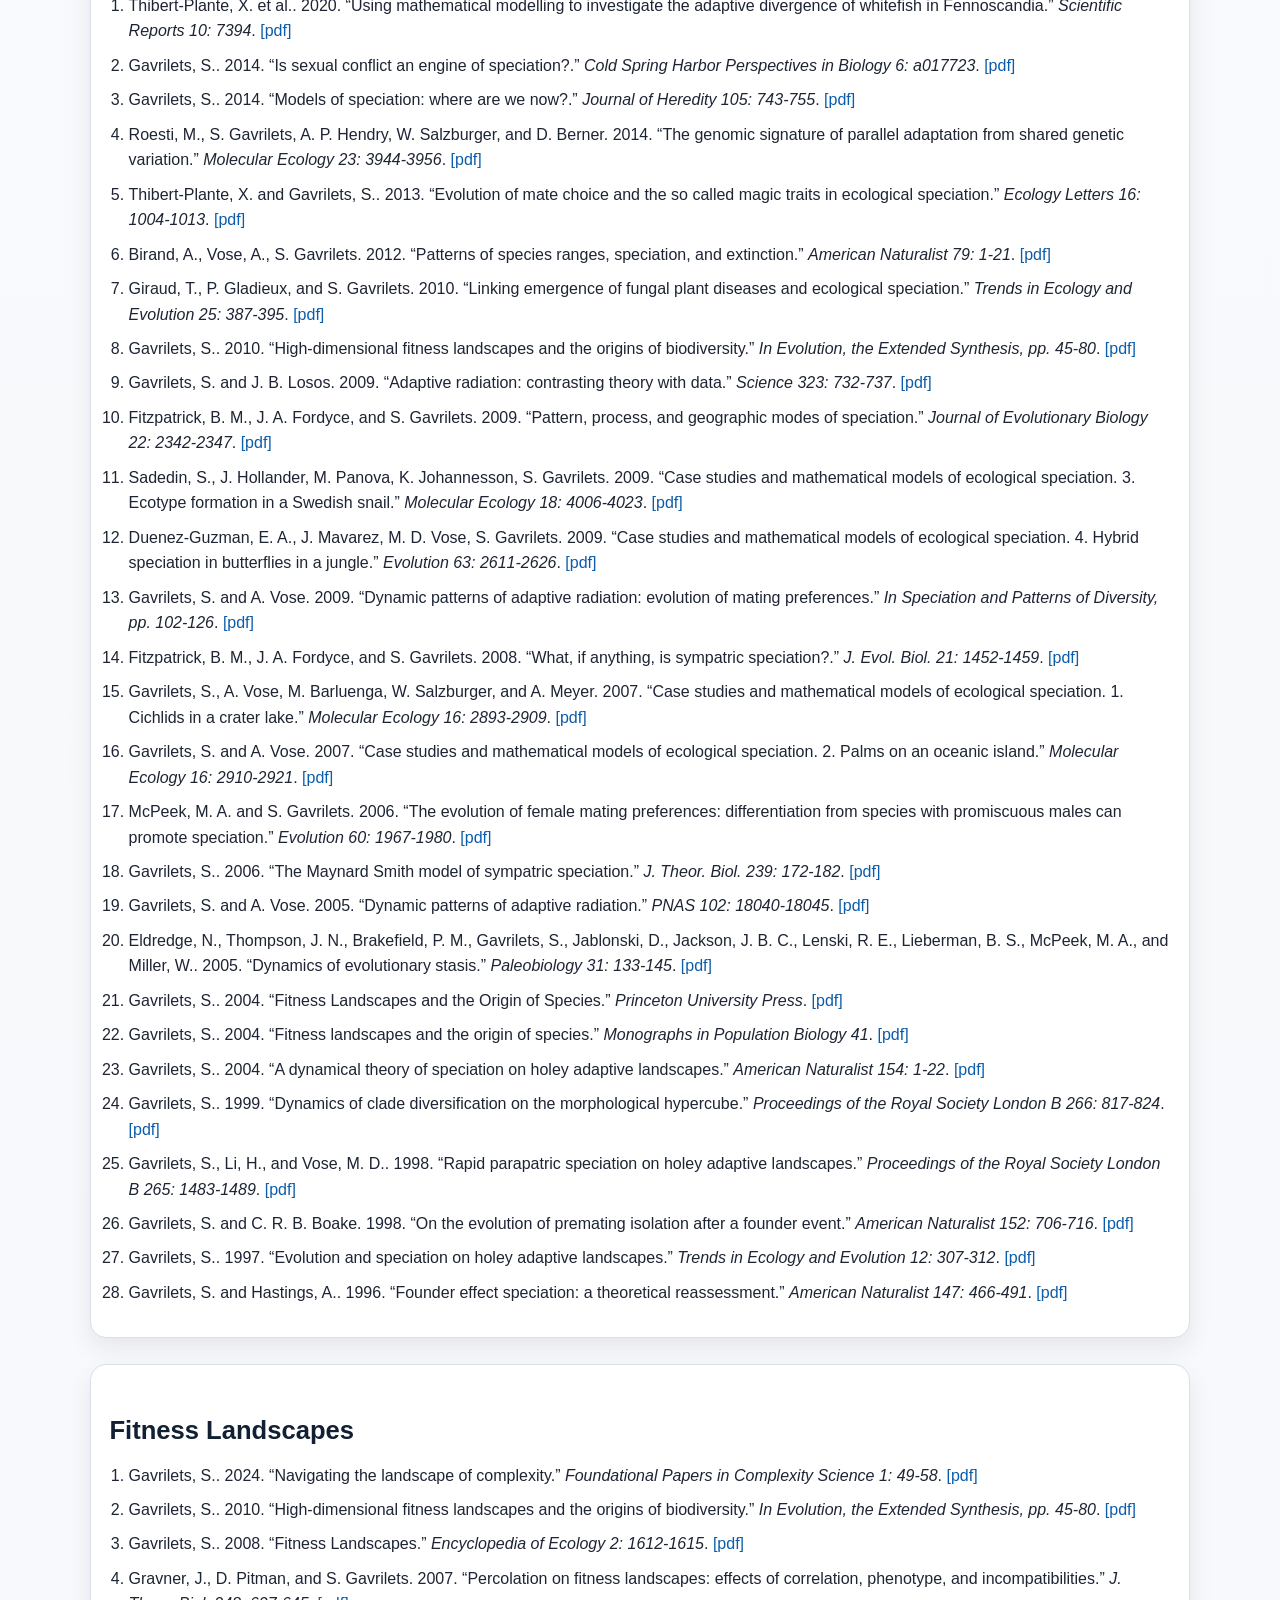
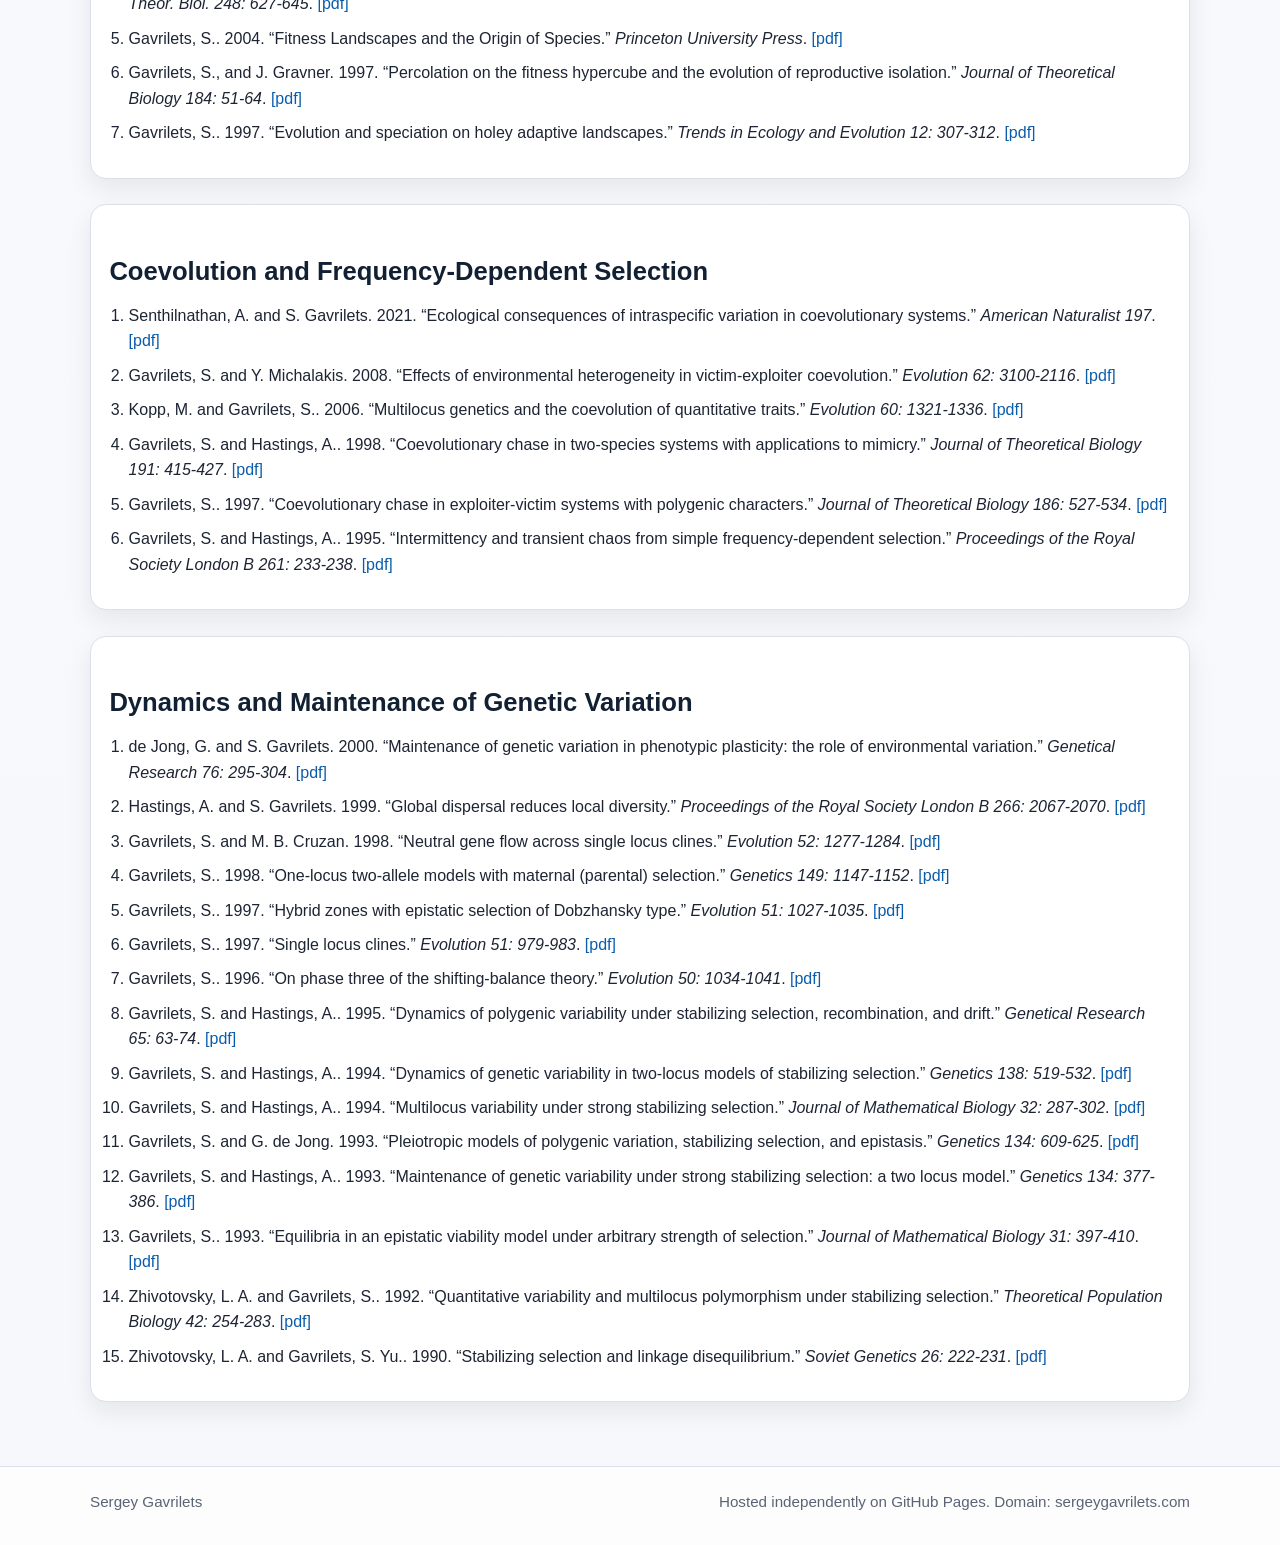
<file: publications/index.html>
<!DOCTYPE html>
<html lang="en">
<head>
  <meta charset="utf-8">
  <meta name="viewport" content="width=device-width, initial-scale=1">
  <title>Publications | Sergey Gavrilets</title>
  <meta name="description" content="Sergey Gavrilets publications">
  <link rel="stylesheet" href="/assets/css/styles.css">
</head>
<body>
<header class="site-header">
  <div class="container header-inner">
    <a class="brand" href="/">Sergey Gavrilets</a>
    <button class="nav-toggle" data-nav-toggle aria-expanded="false" aria-label="Toggle navigation">Menu</button>
    <nav class="main-nav" aria-label="Primary">
      <ul><li><a href="/">Home</a></li><li><a href="/research/">Research</a></li><li><a href="/publications/" aria-current="page">Publications</a></li><li><a href="/media/">Media Coverage</a></li><li><a href="/students/">Students</a></li><li><a href="/lab/">Lab</a></li><li><a href="/brief_cv/">Brief CV</a></li><li><a href="/books/">Book</a></li><li><a href="/contact/">Contact</a></li></ul>
    </nav>
  </div>
</header>
<main>
  <div class="container">
<section class="hero"><div class="eyebrow">Publications</div><h1>Publications</h1><p class="lead">This page follows the structure of the original UT-hosted publications page and includes a full publication list organized by topic. PDF links point to the <code>/papers</code> directory in this site.</p><div class="callout"><strong>Transition note.</strong> During the move from the original UT site, this page is being rebuilt as a static archive. Please place the corresponding PDF files in <code>/papers</code>; links here are already pointed there.</div><div class="action-row"><a class="button" href="https://scholar.google.com/" target="_blank" rel="noopener">Google Scholar</a></div></section>
<section class="section card"><h2>Selected recent publications</h2>
<ol class="pub-list">
    <li>Gavrilets, S. et al.. 2026. “The cultural evolution of pluralistic ignorance.” <em>PNAS 123 e2522998123</em>. <a href="/papers/2026-the-cultural-evolution-of-pluralistic-ignorance.pdf">[pdf]</a></li>
    <li>Gavrilets, S. and P. Seabright. 2025. “The evolution of zero-sum and positive-sum worldviews.” <em>PNAS 122 e2504339122</em>. <a href="/papers/2025-the-evolution-of-zero-sum-and-positive-sum-worldviews.pdf">[pdf]</a></li>
    <li>Gelfand, M. et al.. 2024. “Norm dynamics: interdisciplinary perspectives on social norm emergence, persistence, and change.” <em>Ann. Rev. Psy. 75: 341-378</em>. <a href="/papers/2024-norm-dynamics-interdisciplinary-perspectives-on-social-norm-emergence-persistenc.pdf">[pdf]</a></li>
    <li>Gavrilets, S. et al.. 2024. “Co-evolution of behavior and beliefs in social dilemmas: estimating material, social, cognitive and cultural determinants.” <em>Evolutionary Human Sciences 6, e50</em>. <a href="/papers/2024-co-evolution-of-behavior-and-beliefs-in-social-dilemmas-estimating-material-soci.pdf">[pdf]</a></li>
    <li>Tverskoi, D. et al.. 2024. “Cultural tightness and resilience against environmental shocks in nonindustrial societies.” <em>PNAS 121(49) e2403386121</em>. <a href="/papers/2024-cultural-tightness-and-resilience-against-environmental-shocks-in-nonindustrial-.pdf">[pdf]</a></li>
    <li>Gavrilets, S. et al.. 2024. “Modeling social norms: an integration of the norm-utility approach with beliefs dynamics.” <em>Phil. Trans. Roy. Soc. B 379: 27</em>. <a href="/papers/2024-modeling-social-norms-an-integration-of-the-norm-utility-approach-with-beliefs-d.pdf">[pdf]</a></li>
    <li>Zhang, B. et al.. 2024. “Kinship can hinder cooperation in heterogeneous populations.” <em>Journal of Economic Behavior & Organization 219: 231-243</em>. <a href="/papers/2024-kinship-can-hinder-cooperation-in-heterogeneous-populations.pdf">[pdf]</a></li>
    <li>Ross, C. T. et al.. 2023. “Reproductive inequality in humans and other mammals.” <em>PNAS 120: e2220124120</em>. <a href="/papers/2023-reproductive-inequality-in-humans-and-other-mammals.pdf">[pdf]</a></li>
    <li>Turchin, P. et al.. 2022. “Disentangling the Evolutionary Drivers of Social Complexity: a Comprehensive Test of Hypotheses.” <em>Science Advances 8: eabn3517</em>. <a href="/papers/2022-disentangling-the-evolutionary-drivers-of-social-complexity-a-comprehensive-test.pdf">[pdf]</a></li>
    <li>Houle, C. et al.. 2022. “Inequality between identity groups and social unrest.” <em>J. R. Soc. Interface 19: 20210725</em>. <a href="/papers/2022-inequality-between-identity-groups-and-social-unrest.pdf">[pdf]</a></li>
    <li>Gavrilets, S.. 2021. “Coevolution of actions, personal norms, and beliefs about others in social dilemmas.” <em>Evolutionary Human Sciences 3: e44</em>. <a href="/papers/2021-coevolution-of-actions-personal-norms-and-beliefs-about-others-in-social-dilemma.pdf">[pdf]</a></li>
    <li>Richerson, P. J. et al.. 2021. “Modern theories of human evolution foreshadowed by Darwin's Descent of Man.” <em>Science 372: eaba3776</em>. <a href="/papers/2021-modern-theories-of-human-evolution-foreshadowed-by-darwins-descent-of-man.pdf">[pdf]</a></li>
    <li>Gavrilets, S.. 2020. “The dynamics of injunctive social norm.” <em>Evolutionary Human Sciences 2: e60</em>. <a href="/papers/2020-the-dynamics-of-injunctive-social-norm.pdf">[pdf]</a></li>
    <li>Rusch, H. and S. Gavrilets. 2020. “The logic of animal intergroup conflict: A review.” <em>Journal of Economic Behavior & Organization 178: 1014-1030</em>. <a href="/papers/2020-the-logic-of-animal-intergroup-conflict-a-review.pdf">[pdf]</a></li>
</ol></section>
<section class="section card"><h2>Topic areas</h2><ul class="list-clean">
<li><a href="#social-behavior-and-social-complexity">Social Behavior and Social Complexity</a></li>
<li><a href="#homosexuality">Homosexuality</a></li>
<li><a href="#sexual-conflict">Sexual Conflict</a></li>
<li><a href="#speciation-adaptive-variation-biological-diversification">Speciation, Adaptive Variation, Biological Diversification</a></li>
<li><a href="#fitness-landscapes">Fitness Landscapes</a></li>
<li><a href="#coevolution-and-frequency-dependent-selection">Coevolution and Frequency-Dependent Selection</a></li>
<li><a href="#dynamics-and-maintenance-of-genetic-variation">Dynamics and Maintenance of Genetic Variation</a></li>
</ul></section>
<section class="section card" id="social-behavior-and-social-complexity"><h2>Social Behavior and Social Complexity</h2>
<ol class="pub-list">
    <li>Gavrilets, S. et al.. 2026. “The cultural evolution of pluralistic ignorance.” <em>PNAS 123 e2522998123</em>. <a href="/papers/2026-the-cultural-evolution-of-pluralistic-ignorance.pdf">[pdf]</a></li>
    <li>Gavrilets, S. and P. Seabright. 2025. “The evolution of zero-sum and positive-sum worldviews.” <em>PNAS 122 e2504339122</em>. <a href="/papers/2025-the-evolution-of-zero-sum-and-positive-sum-worldviews.pdf">[pdf]</a></li>
    <li>Guido, A. et al.. 2025. “Nudging or nagging: The perils of persuasion.” <em>Journal of Economic Behavior & Organization 2405: 107243</em>. <a href="/papers/2025-nudging-or-nagging-the-perils-of-persuasion.pdf">[pdf]</a></li>
    <li>Lipatov, M. et al.. 2025. “Coevolution of network and attitudes under competing propaganda machines.” <em>npj Complexity 2, 9</em>. <a href="/papers/2025-coevolution-of-network-and-attitudes-under-competing-propaganda-machines.pdf">[pdf]</a></li>
    <li>Rosokha, Y. et al.. 2025. “Cooperation under the shadow of political inequality.” <em>Journal of Economic Dynamics and Control 172, 104988</em>. <a href="/papers/2025-cooperation-under-the-shadow-of-political-inequality.pdf">[pdf]</a></li>
    <li>Rosokha, Y., Lyu, X., Tverskoi, D. and Gavrilets, S.. 2024. “The Political Hare and the Stag Hunt.” <em>SSRN</em>. <a href="/papers/2024-the-political-hare-and-the-stag-hunt.pdf">[pdf]</a></li>
    <li>Rosokha, X., Lyu, D., Tverskoi, D. and S. Gavrilets. 2024. “Cooperation under the shadow of political inequality.” <em>Journal of Economic Dynamics and Control 104988</em>. <a href="/papers/2024-cooperation-under-the-shadow-of-political-inequality.pdf">[pdf]</a></li>
    <li>Gavrilets, S., D. Tverskoi, N. Wang, X. Wang, J. Ozaita, B. Zhang, A. Sánchez and G. Andrighetto. 2024. “Co-evolution of behavior and beliefs in social dilemmas: estimating material, social, cognitive and cultural determinants.” <em>Evolutionary Human Sciences 6, e50</em>. <a href="/papers/2024-co-evolution-of-behavior-and-beliefs-in-social-dilemmas-estimating-material-soci.pdf">[pdf]</a></li>
    <li>Tverskoi, D., C. R. Ember, M. J. Gelfand, E. C. Jones, I. Skoggard, L. Touté and S. Gavrilets. 2024. “Cultural tightness and resilience against environmental shocks in nonindustrial societies.” <em>PNAS 121(49) e2403386121</em>. <a href="/papers/2024-cultural-tightness-and-resilience-against-environmental-shocks-in-nonindustrial-.pdf">[pdf]</a></li>
    <li>Alger, I., S. Gavrilets and P. Durkee. 2024. “Proximate and ultimate drivers of norms and norm change.” <em>Current Opinion in Psychology 60: 101916</em>. <a href="/papers/2024-proximate-and-ultimate-drivers-of-norms-and-norm-change.pdf">[pdf]</a></li>
    <li>Andrighetto, G., S. Gavrilets, M. Gelfand, R. Mace, E. Vriens. 2024. “Social norm change: drivers and consequences.” <em>Philosophical Transactions of the Royal Society B 379(1897), 20230023</em>. <a href="/papers/2024-social-norm-change-drivers-and-consequences.pdf">[pdf]</a></li>
    <li>Gelfand, M., S. Gavrilets, and N. Nunn. 2024. “Norm Dynamics: Interdisciplinary Perspectives on Social Norm Emergence, Persistence, and Change.” <em>Ann. Rev. Psych. 75: 341-378</em>. <a href="/papers/2024-norm-dynamics-interdisciplinary-perspectives-on-social-norm-emergence-persistenc-2.pdf">[pdf]</a></li>
    <li>Gavrilets, S. et al.. 2024. “Modeling social norms: an integration of the norm-utility approach with beliefs dynamics.” <em>Phil. Trans. Roy. Soc. B 379: 27</em>. <a href="/papers/2024-modeling-social-norms-an-integration-of-the-norm-utility-approach-with-beliefs-d.pdf">[pdf]</a></li>
    <li>Zhang, B. et al.. 2024. “Kinship can hinder cooperation in heterogeneous populations.” <em>Journal of Economic Behavior & Organization</em>. <a href="/papers/2024-kinship-can-hinder-cooperation-in-heterogeneous-populations.pdf">[pdf]</a></li>
    <li>Rosokha, Y. et al.. 2024. “Evolution of cooperation in the indefinitely repeated collective action with a contest for power.” <em>Economic Theory</em>. <a href="/papers/2024-evolution-of-cooperation-in-the-indefinitely-repeated-collective-action-with-a-c.pdf">[pdf]</a></li>
    <li>Guido, A. et al.. 2023. “Nudging or nagging: The perils of persuasion.” <em>SSRN</em>. <a href="/papers/2023-nudging-or-nagging-the-perils-of-persuasion.pdf">[pdf]</a></li>
    <li>Richerson, P. J. and S. Gavrilets. 2023. “The Field of Evolutionary Neuroscience: A Commentary on “Rethinking Norm Psychology” by Cecilia Heyes.” <em>Perspectives on Psychological Science 19: 39-41</em>. <a href="/papers/2023-the-field-of-evolutionary-neuroscience-a-commentary-on-rethinking-norm-psycholog.pdf">[pdf]</a></li>
    <li>Tverskoi, D. et al.. 2023. “Disentangling material, social, and cognitive determinants of human behavior and beliefs.” <em>Humanities and Social Sciences Communications 10: 236</em>. <a href="/papers/2023-disentangling-material-social-and-cognitive-determinants-of-human-behavior-and-b.pdf">[pdf]</a></li>
    <li>Ross, C. T. et al.. 2023. “Reproductive inequality in humans and other mammals.” <em>PNAS 120: e2220124120</em>. <a href="/papers/2023-reproductive-inequality-in-humans-and-other-mammals.pdf">[pdf]</a></li>
    <li>Gavrilets, S. and P. J. Richerson. 2022. “Authority matters: propaganda and the coevolution of behaviour and attitudes.” <em>Evolutionary Human Sciences 4: e51</em>. <a href="/papers/2022-authority-matters-propaganda-and-the-coevolution-of-behaviour-and-attitudes.pdf">[pdf]</a></li>
    <li>Turchin, P. et al.. 2022. “Disentangling the Evolutionary Drivers of Social Complexity: a Comprehensive Test of Hypotheses.” <em>Science Advances 8: eabn3517</em>. <a href="/papers/2022-disentangling-the-evolutionary-drivers-of-social-complexity-a-comprehensive-test.pdf">[pdf]</a></li>
    <li>Gavrilets, S. and T. E. Currie. 2022. “Models of institutional dynamics.” <em>In Organizational Complexity and Institutional Dynamics</em>. <a href="/papers/2022-models-of-institutional-dynamics.pdf">[pdf]</a></li>
    <li>Houle, C. et al.. 2022. “Inequality between identity groups and social unrest.” <em>J. R. Soc. Interface 19: 20210725</em>. <a href="/papers/2022-inequality-between-identity-groups-and-social-unrest.pdf">[pdf]</a></li>
    <li>Tverskoi, D. et al.. 2022. “The spread of technological innovations: effects of psychology, culture, and policy interventions.” <em>J. R. Soc. Open Science 9: 211833</em>. <a href="/papers/2022-the-spread-of-technological-innovations-effects-of-psychology-culture-and-policy.pdf">[pdf]</a></li>
    <li>Gavrilets, S.. 2022. “Foresight, Punishment, and Cooperation.” <em>In Handbook of Advances in Culture and Psychology</em>. <a href="/papers/2022-foresight-punishment-and-cooperation.pdf">[pdf]</a></li>
    <li>Whitehouse, H. et al.. 2022. “Disentangling the Evolutionary Drivers of Social Complexity: a Comprehensive Test of Hypotheses.” <em>Science Advances</em>. <a href="/papers/2022-disentangling-the-evolutionary-drivers-of-social-complexity-a-comprehensive-test.pdf">[pdf]</a></li>
    <li>S. Gavrilets and P. J. Richerson. 2022. “The dynamics of norm internalization and behavior: the effects of inculcation, propaganda, and social identity.” <a href="/papers/2022-the-dynamics-of-norm-internalization-and-behavior-the-effects-of-inculcation-pro.pdf">[pdf]</a></li>
    <li>Gavrilets, S.. 2021. “Coevolution of actions, personal norms, and beliefs about others in social dilemmas.” <em>Evolutionary Human Sciences 3: e44</em>. <a href="/papers/2021-coevolution-of-actions-personal-norms-and-beliefs-about-others-in-social-dilemma.pdf">[pdf]</a></li>
    <li>Turchin, P. and Gavrilets, S.. 2021. “Tempo and mode in cultural macroevolution.” <em>Evolutionary Psychology</em>. <a href="/papers/2021-tempo-and-mode-in-cultural-macroevolution.pdf">[pdf]</a></li>
    <li>P. J. Richerson, S. Gavrilets, and F. D. M. Waal. 2021. “Modern theories of human evolution foreshadowed by Darwin's Descent of Man.” <em>Science 372: eaba3776</em>. <a href="/papers/2021-modern-theories-of-human-evolution-foreshadowed-by-darwins-descent-of-man.pdf">[pdf]</a></li>
    <li>Tverskoi, D., Senthilnathan, A. and S. Gavrilets. 2021. “The dynamics of cooperation, power, and inequality in a group-structured society.” <em>Scientific Reports 18: 18670</em>. <a href="/papers/2021-the-dynamics-of-cooperation-power-and-inequality-in-a-group-structured-society.pdf">[pdf]</a></li>
    <li>D. Tverskoi, X. Xu, H. Nelson, C. Menassa, S. Gavrilets, C.-f. Chen. 2021. “Energy saving at work: Understanding the roles of normative values, and perceived benefits and costs in distinct building context.” <em>Energy Research & Social Science 8: article 16</em>. <a href="/papers/2021-energy-saving-at-work-understanding-the-roles-of-normative-values-and-perceived-.pdf">[pdf]</a></li>
    <li>Gavrilets, S. and M. Duwal Shrestha. 2021. “Evolving institutions for collective action by selective imitation and self-interested design.” <em>Evolution and Human Behavior</em>. <a href="/papers/2021-evolving-institutions-for-collective-action-by-selective-imitation-and-self-inte.pdf">[pdf]</a></li>
    <li>Gavrilets, S., P. J. Richerson, and F. D. M. Waal. 2021. “Celebrating the 150th anniversary of the Descent of Man.” <em>Evolutionary Human Sciences 3: e17</em>. <a href="/papers/2021-celebrating-the-150th-anniversary-of-the-descent-of-man.pdf">[pdf]</a></li>
    <li>Gavrilets, S.. 2020. “The dynamics of injunctive social norm.” <em>Evolutionary Human Sciences 2: e60</em>. <a href="/papers/2020-the-dynamics-of-injunctive-social-norm.pdf">[pdf]</a></li>
    <li>Currie, T. E., P. Turchin, E. Turner, S. Gavrilets. 2020. “Duration of agriculture and distance from the steppe predict the evolution of large-scale human societies in Afro-Eurasia.” <em>Humanities and Social Sciences Communications 7: 34</em>. <a href="/papers/2020-duration-of-agriculture-and-distance-from-the-steppe-predict-the-evolution-of-la.pdf">[pdf]</a></li>
    <li>Ross, C. T. et al.. 2020. “The multinomial index: a robust measure of reproductive skew in animal societies.” <em>Proc. Royal Soc. B 287: 20202025</em>. <a href="/papers/2020-the-multinomial-index-a-robust-measure-of-reproductive-skew-in-animal-societies.pdf">[pdf]</a></li>
    <li>Perry, L. and S. Gavrilets. 2020. “Foresight in a game of leadership.” <em>Scientific Reports 10: 2251</em>. <a href="/papers/2020-foresight-in-a-game-of-leadership.pdf">[pdf]</a></li>
    <li>Lozano, P., S. Gavrilets, and A. Sanchez. 2020. “Cooperation, social norm internalization and the arising of hierarchically structured societies.” <em>Scientific Reports 10: 15359</em>. <a href="/papers/2020-cooperation-social-norm-internalization-and-the-arising-of-hierarchically-struct.pdf">[pdf]</a></li>
    <li>Morozov, A., S. Petrovskii and S. Gavrilets. 2019. “The Yellow Vests Movement - a case of long transient dynamics?.” <em>Preprint</em>. <a href="/papers/2019-the-yellow-vests-movement-a-case-of-long-transient-dynamics.pdf">[pdf]</a></li>
    <li>Turchin, P. et al.. 2018. “A history of possible futures: multipath forecasting of social breakdown, recovery, and resilience.” <em>Cliodynamics 9: 124-139</em>. <a href="/papers/2018-a-history-of-possible-futures-multipath-forecasting-of-social-breakdown-recovery.pdf">[pdf]</a></li>
    <li>Perry, L. et al.. 2018. “Collective action problem in heterogeneous groups with punishment and foresight.” <em>Journal of Statistical Physics</em>. <a href="/papers/2018-collective-action-problem-in-heterogeneous-groups-with-punishment-and-foresight.pdf">[pdf]</a></li>
    <li>Turchin, P., S. Gavrilets, J. A. Goldstone. 2017. “Linking “micro” to “macro” models of state breakdown to improve methods for political forecasting.” <em>Cliodynamics 8: 159-181</em>. <a href="/papers/2017-linking-micro-to-macro-models-of-state-breakdown-to-improve-methods-for-politica.pdf">[pdf]</a></li>
    <li>Gavrilets, S. and P. J. Richerson. 2017. “Collective action and the evolution of social norm internalization.” <em>PNAS 114: 6068-6073</em>. <a href="/papers/2017-collective-action-and-the-evolution-of-social-norm-internalization.pdf">[pdf]</a></li>
    <li>Rusch, H. and S. Gavrilets. 2017. “The logic of animal intergroup conflict: A review.” <em>Journal of Economic Behavior & Organization</em>. <a href="/papers/2017-the-logic-of-animal-intergroup-conflict-a-review.pdf">[pdf]</a></li>
    <li>Whitehouse, H. et al.. 2017. “The evolution of extreme cooperation via shared dysphoric experiences.” <em>Scientific Reports 7: 44292</em>. <a href="/papers/2017-the-evolution-of-extreme-cooperation-via-shared-dysphoric-experiences.pdf">[pdf]</a></li>
    <li>Gavrilets, S., J. Auerbach, and M. van Vugt. 2016. “Convergence to consensus in heterogeneous groups and the emergence of informal leadership.” <em>Scientific Reports 6: 29704</em>. <a href="/papers/2016-convergence-to-consensus-in-heterogeneous-groups-and-the-emergence-of-informal-l.pdf">[pdf]</a></li>
    <li>Smith, J. E., S. Gavrilets, M. Borgerhoff Mulder, et al.. 2016. “Leadership in mammalian societies: emergence, distribution, power, and payoff.” <em>Trends in Ecology and Evolution 31</em>. <a href="/papers/2016-leadership-in-mammalian-societies-emergence-distribution-power-and-payoff.pdf">[pdf]</a></li>
    <li>Rooker, K. and S. Gavrilets. 2016. “Evolution of long-term pair-bonding in humans.” <em>Encyclopedia of Evolutionary Psychological Science</em>. <a href="/papers/2016-evolution-of-long-term-pair-bonding-in-humans.pdf">[pdf]</a></li>
    <li>Gavrilets, S.. 2015. “Collective action problem in heterogeneous groups.” <em>Phil. Trans. B 370: 20150016</em>. <a href="/papers/2015-collective-action-problem-in-heterogeneous-groups.pdf">[pdf]</a></li>
    <li>von Rueden, C., S. Gavrilets, L. Glowacki. 2015. “Solving the puzzle of collective action through inter-individual differences.” <em>Phil. Trans. B 370: 20150002</em>. <a href="/papers/2015-solving-the-puzzle-of-collective-action-through-inter-individual-differences.pdf">[pdf]</a></li>
    <li>Gavrilets, S.. 2015. “Collective action and the collaborative brain.” <em>Interface 12: article 20141067</em>. <a href="/papers/2015-collective-action-and-the-collaborative-brain.pdf">[pdf]</a></li>
    <li>Bissonnette, A., S. Perry, L. Barrett, J. C. Mitani, M. Flinn, S. Gavrilets and F. B. M. de Waal. 2015. “Coalitions in theory and reality: a review of pertinent variables and processes.” <em>Behaviour 152: 1-56</em>. <a href="/papers/2015-coalitions-in-theory-and-reality-a-review-of-pertinent-variables-and-processes.pdf">[pdf]</a></li>
    <li>Gavrilets, S. and L. Fortunato. 2014. “A solution to the collective action problem in between-group conflict with within-group inequality.” <em>Nature Communications 5: article 3526</em>. <a href="/papers/2014-a-solution-to-the-collective-action-problem-in-between-group-conflict-with-withi.pdf">[pdf]</a></li>
    <li>Turchin, P., T. E. Currie, E. A. L. Turner and Gavrilets, S.. 2014. “Reply to Thomas: Diffusion of military technologies is a plausible explanation for the evolution of social complexity, 1500 BCE–AD 1500.” <em>PNAS 109: 14069-14074</em>. <a href="/papers/2014-reply-to-thomas-diffusion-of-military-technologies-is-a-plausible-explanation-fo.pdf">[pdf]</a></li>
    <li>de Waal, F. B. M. and Gavrilets, S.. 2013. “Monogamy with a purpose.” <em>PNAS 110: 15167-15168</em>. <a href="/papers/2013-monogamy-with-a-purpose.pdf">[pdf]</a></li>
    <li>Gonzalez-Forero, M. and Gavrilets, S.. 2013. “Evolution of manipulated behavior.” <em>American Naturalist 182: 439-451</em>. <a href="/papers/2013-evolution-of-manipulated-behavior.pdf">[pdf]</a></li>
    <li>Turchin, P., T. E. Currie, E. A. L. Turner and Gavrilets, S.. 2013. “War, space, and the evolution of Old World complex societies.” <em>PNAS 109: 14069-14074</em>. <a href="/papers/2013-war-space-and-the-evolution-of-old-world-complex-societies.pdf">[pdf]</a></li>
    <li>Mesterton-Gibbons, M., Gavrilets, S., Gravner, J., Akcay, E.. 2011. “Models of coalition or alliance formation.” <em>Journal of Theoretical Biology 274: 187-204</em>. <a href="/papers/2011-models-of-coalition-or-alliance-formation.pdf">[pdf]</a></li>
    <li>Gavrilets, S., Anderson, D. G., Turchin, P.. 2010. “Cycling in the complexity of early societies.” <em>Cliodynamics 1</em>. <a href="/papers/2010-cycling-in-the-complexity-of-early-societies.pdf">[pdf]</a></li>
    <li>Turchin, P. and S. Gavrilets. 2009. “Evolution of complex hierarchical societies.” <em>Social Evolution and History 8: 168-198</em>. <a href="/papers/2009-evolution-of-complex-hierarchical-societies.pdf">[pdf]</a></li>
    <li>Gavrilets, S., E. A. Duenez-Guzman, and M. D. Vose. 2008. “Dynamics of alliance formation and the egalitarian revolution.” <em>PLOS ONE 3: e3293</em>. <a href="/papers/2008-dynamics-of-alliance-formation-and-the-egalitarian-revolution.pdf">[pdf]</a></li>
    <li>Gavrilets, S. and A. Vose. 2006. “The dynamics of Machiavellian intelligence.” <em>PNAS 103: 16823-16828</em>. <a href="/papers/2006-the-dynamics-of-machiavellian-intelligence.pdf">[pdf]</a></li>
</ol></section><section class="section card" id="homosexuality"><h2>Homosexuality</h2>
<ol class="pub-list">
    <li>Savolainen, V. et al.. 2024. “A broader cultural view is necessary to study the evolution of sexual orientation.” <em>Nature Ecology & Evolution</em>. <a href="/papers/2024-a-broader-cultural-view-is-necessary-to-study-the-evolution-of-sexual-orientatio.pdf">[pdf]</a></li>
    <li>Gavrilets, S., U. Friberg, W. R. Rice. 2018. “Understanding homosexuality: moving on from patterns to mechanisms.” <em>Archives of Sexual Behavior 47: 27-31</em>. <a href="/papers/2018-understanding-homosexuality-moving-on-from-patterns-to-mechanisms.pdf">[pdf]</a></li>
    <li>Rice, W. R., Friberg, U., and Gavrilets, S.. 2016. “Sexually antagonistic epigenetic marks that canalize sexually dimorphic development.” <em>Molecular Ecology 12</em>. <a href="/papers/2016-sexually-antagonistic-epigenetic-marks-that-canalize-sexually-dimorphic-developm.pdf">[pdf]</a></li>
    <li>Rice, W. R., Friberg, U., and Gavrilets, S.. 2013. “Homosexuality via canalized sexual development: A testing protocol for a new epigenetic model.” <em>BioEssays 35: 343-368</em>. <a href="/papers/2013-homosexuality-via-canalized-sexual-development-a-testing-protocol-for-a-new-epig.pdf">[pdf]</a></li>
    <li>Rice, W. R., U. Friberg, and S. Gavrilets. 2012. “Homosexuality as a consequence of epigenetically canalized sexual development.” <em>Quarterly Review of Biology 87: 343-368</em>. <a href="/papers/2012-homosexuality-as-a-consequence-of-epigenetically-canalized-sexual-development.pdf">[pdf]</a></li>
    <li>Gavrilets, S. and Rice, W. R.. 2006. “Genetic models of homosexuality: generating testable predictions.” <em>Proceedings of the Royal Society London B 273: 3031-3038</em>. <a href="/papers/2006-genetic-models-of-homosexuality-generating-testable-predictions.pdf">[pdf]</a></li>
</ol></section><section class="section card" id="sexual-conflict"><h2>Sexual Conflict</h2>
<ol class="pub-list">
    <li>Rooker, K. and S. Gavrilets. 2020. “On the evolution of sexual receptivity in female primates.” <em>Scientific Reports 10: 11945</em>. <a href="/papers/2020-on-the-evolution-of-sexual-receptivity-in-female-primates.pdf">[pdf]</a></li>
    <li>Rooker, K. and S. Gavrilets. 2018. “On the evolution of visual female sexual signalling.” <em>Proceedings of the Royal Society B</em>. <a href="/papers/2018-on-the-evolution-of-visual-female-sexual-signalling.pdf">[pdf]</a></li>
    <li>Rice, W. R., Friberg, U., and Gavrilets, S.. 2016. “Sexually antagonistic epigenetic marks that canalize sexually dimorphic development.” <em>Molecular Ecology 12</em>. <a href="/papers/2016-sexually-antagonistic-epigenetic-marks-that-canalize-sexually-dimorphic-developm.pdf">[pdf]</a></li>
    <li>Rice, W. R. and S. Gavrilets (eds.). 2014. “The Genetics and Biology of Sexual Conflict.” <em>Cold Spring Harbor Perspectives in Biology</em>. <a href="/papers/2014-the-genetics-and-biology-of-sexual-conflict.pdf">[pdf]</a></li>
    <li>Gavrilets, S.. 2014. “Is sexual conflict an engine of speciation?.” <em>Cold Spring Harbor Perspectives in Biology 6: a017723</em>. <a href="/papers/2014-is-sexual-conflict-an-engine-of-speciation.pdf">[pdf]</a></li>
    <li>Rice, W. R., U. Friberg, and S. Gavrilets. 2012. “Homosexuality as a consequence of epigenetically canalized sexual development.” <em>Quarterly Review of Biology 87: 343-368</em>. <a href="/papers/2012-homosexuality-as-a-consequence-of-epigenetically-canalized-sexual-development.pdf">[pdf]</a></li>
    <li>Rice, W. R., S. Gavrilets, U. Friberg. 2010. “The evolution of sex-specific grandparental care.” <em>Proc. R. Soc. B 277: 2727-2735</em>. <a href="/papers/2010-the-evolution-of-sex-specific-grandparental-care.pdf">[pdf]</a></li>
    <li>Rice, W. R., S. Gavrilets, U. Friberg. 2009. “Sexually antagonistic chromosomal cuckoos.” <em>Biology Letters</em>. <a href="/papers/2009-sexually-antagonistic-chromosomal-cuckoos.pdf">[pdf]</a></li>
    <li>W. R. Rice, S. Gavrilets, and U. Friberg. 2008. “Sexually antagonistic “Zygotic Drive” of the sex chromosomes.” <em>PLOS Genetics 4(12): e1000313</em>. <a href="/papers/2008-sexually-antagonistic-zygotic-drive-of-the-sex-chromosomes.pdf">[pdf]</a></li>
    <li>Hayashi, T. I., J. L. Marshall, and S. Gavrilets. 2007. “The dynamics of sexual conflict over mating rate with endosymbiont infection that affects reproductive phenotypes.” <em>J. Evol. Biol. 20: 2154-2164</em>. <a href="/papers/2007-the-dynamics-of-sexual-conflict-over-mating-rate-with-endosymbiont-infection-tha.pdf">[pdf]</a></li>
    <li>Gavrilets, S. and Rice, W. R.. 2006. “Genetic models of homosexuality: generating testable predictions.” <em>Proceedings of the Royal Society London B 273: 3031-3038</em>. <a href="/papers/2006-genetic-models-of-homosexuality-generating-testable-predictions.pdf">[pdf]</a></li>
    <li>Miller, P. M., Gavrilets, S. and Rice, W. R.. 2006. “Sexual conflict via maternal-effect genes in ZW species.” <em>Science 312: 73</em>. <a href="/papers/2006-sexual-conflict-via-maternal-effect-genes-in-zw-species.pdf">[pdf]</a></li>
    <li>Gavrilets, S. and Hayashi, T. I.. 2006. “The dynamics of two- and three-way sexual conflicts over mating.” <em>Philosophical Transactions of the Royal Society 361: 345-354</em>. <a href="/papers/2006-the-dynamics-of-two-and-three-way-sexual-conflicts-over-mating.pdf">[pdf]</a></li>
    <li>Gavrilets, S. and Hayashi, T. I.. 2005. “Sexual conflict and speciation.” <em>Evolutionary Ecology 19: 167-198</em>. <a href="/papers/2005-sexual-conflict-and-speciation.pdf">[pdf]</a></li>
    <li>Gavrilets, S. and Waxman, D.. 2002. “Sympatric speciation by sexual conflict.” <em>PNAS 99: 10533-10538</em>. <a href="/papers/2002-sympatric-speciation-by-sexual-conflict.pdf">[pdf]</a></li>
    <li>Gavrilets, S., Arnqvist, G. and U. Friberg. 2001. “The evolution of female mate choice by sexual conflict.” <em>Proceedings of the Royal Society London B 268: 531-539</em>. <a href="/papers/2001-the-evolution-of-female-mate-choice-by-sexual-conflict.pdf">[pdf]</a></li>
    <li>Gavrilets, S.. 2000. “Rapid evolution of reproductive barriers driven by sexual conflict.” <em>Nature 403: 886-889</em>. <a href="/papers/2000-rapid-evolution-of-reproductive-barriers-driven-by-sexual-conflict.pdf">[pdf]</a></li>
</ol></section><section class="section card" id="speciation-adaptive-variation-biological-diversification"><h2>Speciation, Adaptive Variation, Biological Diversification</h2>
<ol class="pub-list">
    <li>Thibert-Plante, X. et al.. 2020. “Using mathematical modelling to investigate the adaptive divergence of whitefish in Fennoscandia.” <em>Scientific Reports 10: 7394</em>. <a href="/papers/2020-using-mathematical-modelling-to-investigate-the-adaptive-divergence-of-whitefish.pdf">[pdf]</a></li>
    <li>Gavrilets, S.. 2014. “Is sexual conflict an engine of speciation?.” <em>Cold Spring Harbor Perspectives in Biology 6: a017723</em>. <a href="/papers/2014-is-sexual-conflict-an-engine-of-speciation.pdf">[pdf]</a></li>
    <li>Gavrilets, S.. 2014. “Models of speciation: where are we now?.” <em>Journal of Heredity 105: 743-755</em>. <a href="/papers/2014-models-of-speciation-where-are-we-now.pdf">[pdf]</a></li>
    <li>Roesti, M., S. Gavrilets, A. P. Hendry, W. Salzburger, and D. Berner. 2014. “The genomic signature of parallel adaptation from shared genetic variation.” <em>Molecular Ecology 23: 3944-3956</em>. <a href="/papers/2014-the-genomic-signature-of-parallel-adaptation-from-shared-genetic-variation.pdf">[pdf]</a></li>
    <li>Thibert-Plante, X. and Gavrilets, S.. 2013. “Evolution of mate choice and the so called magic traits in ecological speciation.” <em>Ecology Letters 16: 1004-1013</em>. <a href="/papers/2013-evolution-of-mate-choice-and-the-so-called-magic-traits-in-ecological-speciation.pdf">[pdf]</a></li>
    <li>Birand, A., Vose, A., S. Gavrilets. 2012. “Patterns of species ranges, speciation, and extinction.” <em>American Naturalist 79: 1-21</em>. <a href="/papers/2012-patterns-of-species-ranges-speciation-and-extinction.pdf">[pdf]</a></li>
    <li>Giraud, T., P. Gladieux, and S. Gavrilets. 2010. “Linking emergence of fungal plant diseases and ecological speciation.” <em>Trends in Ecology and Evolution 25: 387-395</em>. <a href="/papers/2010-linking-emergence-of-fungal-plant-diseases-and-ecological-speciation.pdf">[pdf]</a></li>
    <li>Gavrilets, S.. 2010. “High-dimensional fitness landscapes and the origins of biodiversity.” <em>In Evolution, the Extended Synthesis, pp. 45-80</em>. <a href="/papers/2010-high-dimensional-fitness-landscapes-and-the-origins-of-biodiversity.pdf">[pdf]</a></li>
    <li>Gavrilets, S. and J. B. Losos. 2009. “Adaptive radiation: contrasting theory with data.” <em>Science 323: 732-737</em>. <a href="/papers/2009-adaptive-radiation-contrasting-theory-with-data.pdf">[pdf]</a></li>
    <li>Fitzpatrick, B. M., J. A. Fordyce, and S. Gavrilets. 2009. “Pattern, process, and geographic modes of speciation.” <em>Journal of Evolutionary Biology 22: 2342-2347</em>. <a href="/papers/2009-pattern-process-and-geographic-modes-of-speciation.pdf">[pdf]</a></li>
    <li>Sadedin, S., J. Hollander, M. Panova, K. Johannesson, S. Gavrilets. 2009. “Case studies and mathematical models of ecological speciation. 3. Ecotype formation in a Swedish snail.” <em>Molecular Ecology 18: 4006-4023</em>. <a href="/papers/2009-case-studies-and-mathematical-models-of-ecological-speciation-3-ecotype-formatio.pdf">[pdf]</a></li>
    <li>Duenez-Guzman, E. A., J. Mavarez, M. D. Vose, S. Gavrilets. 2009. “Case studies and mathematical models of ecological speciation. 4. Hybrid speciation in butterflies in a jungle.” <em>Evolution 63: 2611-2626</em>. <a href="/papers/2009-case-studies-and-mathematical-models-of-ecological-speciation-4-hybrid-speciatio.pdf">[pdf]</a></li>
    <li>Gavrilets, S. and A. Vose. 2009. “Dynamic patterns of adaptive radiation: evolution of mating preferences.” <em>In Speciation and Patterns of Diversity, pp. 102-126</em>. <a href="/papers/2009-dynamic-patterns-of-adaptive-radiation-evolution-of-mating-preferences.pdf">[pdf]</a></li>
    <li>Fitzpatrick, B. M., J. A. Fordyce, and S. Gavrilets. 2008. “What, if anything, is sympatric speciation?.” <em>J. Evol. Biol. 21: 1452-1459</em>. <a href="/papers/2008-what-if-anything-is-sympatric-speciation.pdf">[pdf]</a></li>
    <li>Gavrilets, S., A. Vose, M. Barluenga, W. Salzburger, and A. Meyer. 2007. “Case studies and mathematical models of ecological speciation. 1. Cichlids in a crater lake.” <em>Molecular Ecology 16: 2893-2909</em>. <a href="/papers/2007-case-studies-and-mathematical-models-of-ecological-speciation-1-cichlids-in-a-cr.pdf">[pdf]</a></li>
    <li>Gavrilets, S. and A. Vose. 2007. “Case studies and mathematical models of ecological speciation. 2. Palms on an oceanic island.” <em>Molecular Ecology 16: 2910-2921</em>. <a href="/papers/2007-case-studies-and-mathematical-models-of-ecological-speciation-2-palms-on-an-ocea.pdf">[pdf]</a></li>
    <li>McPeek, M. A. and S. Gavrilets. 2006. “The evolution of female mating preferences: differentiation from species with promiscuous males can promote speciation.” <em>Evolution 60: 1967-1980</em>. <a href="/papers/2006-the-evolution-of-female-mating-preferences-differentiation-from-species-with-pro.pdf">[pdf]</a></li>
    <li>Gavrilets, S.. 2006. “The Maynard Smith model of sympatric speciation.” <em>J. Theor. Biol. 239: 172-182</em>. <a href="/papers/2006-the-maynard-smith-model-of-sympatric-speciation.pdf">[pdf]</a></li>
    <li>Gavrilets, S. and A. Vose. 2005. “Dynamic patterns of adaptive radiation.” <em>PNAS 102: 18040-18045</em>. <a href="/papers/2005-dynamic-patterns-of-adaptive-radiation.pdf">[pdf]</a></li>
    <li>Eldredge, N., Thompson, J. N., Brakefield, P. M., Gavrilets, S., Jablonski, D., Jackson, J. B. C., Lenski, R. E., Lieberman, B. S., McPeek, M. A., and Miller, W.. 2005. “Dynamics of evolutionary stasis.” <em>Paleobiology 31: 133-145</em>. <a href="/papers/2005-dynamics-of-evolutionary-stasis.pdf">[pdf]</a></li>
    <li>Gavrilets, S.. 2004. “Fitness Landscapes and the Origin of Species.” <em>Princeton University Press</em>. <a href="/papers/2004-fitness-landscapes-and-the-origin-of-species.pdf">[pdf]</a></li>
    <li>Gavrilets, S.. 2004. “Fitness landscapes and the origin of species.” <em>Monographs in Population Biology 41</em>. <a href="/papers/2004-fitness-landscapes-and-the-origin-of-species-2.pdf">[pdf]</a></li>
    <li>Gavrilets, S.. 2004. “A dynamical theory of speciation on holey adaptive landscapes.” <em>American Naturalist 154: 1-22</em>. <a href="/papers/2004-a-dynamical-theory-of-speciation-on-holey-adaptive-landscapes.pdf">[pdf]</a></li>
    <li>Gavrilets, S.. 1999. “Dynamics of clade diversification on the morphological hypercube.” <em>Proceedings of the Royal Society London B 266: 817-824</em>. <a href="/papers/1999-dynamics-of-clade-diversification-on-the-morphological-hypercube.pdf">[pdf]</a></li>
    <li>Gavrilets, S., Li, H., and Vose, M. D.. 1998. “Rapid parapatric speciation on holey adaptive landscapes.” <em>Proceedings of the Royal Society London B 265: 1483-1489</em>. <a href="/papers/1998-rapid-parapatric-speciation-on-holey-adaptive-landscapes.pdf">[pdf]</a></li>
    <li>Gavrilets, S. and C. R. B. Boake. 1998. “On the evolution of premating isolation after a founder event.” <em>American Naturalist 152: 706-716</em>. <a href="/papers/1998-on-the-evolution-of-premating-isolation-after-a-founder-event.pdf">[pdf]</a></li>
    <li>Gavrilets, S.. 1997. “Evolution and speciation on holey adaptive landscapes.” <em>Trends in Ecology and Evolution 12: 307-312</em>. <a href="/papers/1997-evolution-and-speciation-on-holey-adaptive-landscapes.pdf">[pdf]</a></li>
    <li>Gavrilets, S. and Hastings, A.. 1996. “Founder effect speciation: a theoretical reassessment.” <em>American Naturalist 147: 466-491</em>. <a href="/papers/1996-founder-effect-speciation-a-theoretical-reassessment.pdf">[pdf]</a></li>
</ol></section><section class="section card" id="fitness-landscapes"><h2>Fitness Landscapes</h2>
<ol class="pub-list">
    <li>Gavrilets, S.. 2024. “Navigating the landscape of complexity.” <em>Foundational Papers in Complexity Science 1: 49-58</em>. <a href="/papers/2024-navigating-the-landscape-of-complexity.pdf">[pdf]</a></li>
    <li>Gavrilets, S.. 2010. “High-dimensional fitness landscapes and the origins of biodiversity.” <em>In Evolution, the Extended Synthesis, pp. 45-80</em>. <a href="/papers/2010-high-dimensional-fitness-landscapes-and-the-origins-of-biodiversity.pdf">[pdf]</a></li>
    <li>Gavrilets, S.. 2008. “Fitness Landscapes.” <em>Encyclopedia of Ecology 2: 1612-1615</em>. <a href="/papers/2008-fitness-landscapes.pdf">[pdf]</a></li>
    <li>Gravner, J., D. Pitman, and S. Gavrilets. 2007. “Percolation on fitness landscapes: effects of correlation, phenotype, and incompatibilities.” <em>J. Theor. Biol. 248: 627-645</em>. <a href="/papers/2007-percolation-on-fitness-landscapes-effects-of-correlation-phenotype-and-incompati.pdf">[pdf]</a></li>
    <li>Gavrilets, S.. 2004. “Fitness Landscapes and the Origin of Species.” <em>Princeton University Press</em>. <a href="/papers/2004-fitness-landscapes-and-the-origin-of-species.pdf">[pdf]</a></li>
    <li>Gavrilets, S., and J. Gravner. 1997. “Percolation on the fitness hypercube and the evolution of reproductive isolation.” <em>Journal of Theoretical Biology 184: 51-64</em>. <a href="/papers/1997-percolation-on-the-fitness-hypercube-and-the-evolution-of-reproductive-isolation.pdf">[pdf]</a></li>
    <li>Gavrilets, S.. 1997. “Evolution and speciation on holey adaptive landscapes.” <em>Trends in Ecology and Evolution 12: 307-312</em>. <a href="/papers/1997-evolution-and-speciation-on-holey-adaptive-landscapes.pdf">[pdf]</a></li>
</ol></section><section class="section card" id="coevolution-and-frequency-dependent-selection"><h2>Coevolution and Frequency-Dependent Selection</h2>
<ol class="pub-list">
    <li>Senthilnathan, A. and S. Gavrilets. 2021. “Ecological consequences of intraspecific variation in coevolutionary systems.” <em>American Naturalist 197</em>. <a href="/papers/2021-ecological-consequences-of-intraspecific-variation-in-coevolutionary-systems.pdf">[pdf]</a></li>
    <li>Gavrilets, S. and Y. Michalakis. 2008. “Effects of environmental heterogeneity in victim-exploiter coevolution.” <em>Evolution 62: 3100-2116</em>. <a href="/papers/2008-effects-of-environmental-heterogeneity-in-victim-exploiter-coevolution.pdf">[pdf]</a></li>
    <li>Kopp, M. and Gavrilets, S.. 2006. “Multilocus genetics and the coevolution of quantitative traits.” <em>Evolution 60: 1321-1336</em>. <a href="/papers/2006-multilocus-genetics-and-the-coevolution-of-quantitative-traits.pdf">[pdf]</a></li>
    <li>Gavrilets, S. and Hastings, A.. 1998. “Coevolutionary chase in two-species systems with applications to mimicry.” <em>Journal of Theoretical Biology 191: 415-427</em>. <a href="/papers/1998-coevolutionary-chase-in-two-species-systems-with-applications-to-mimicry.pdf">[pdf]</a></li>
    <li>Gavrilets, S.. 1997. “Coevolutionary chase in exploiter-victim systems with polygenic characters.” <em>Journal of Theoretical Biology 186: 527-534</em>. <a href="/papers/1997-coevolutionary-chase-in-exploiter-victim-systems-with-polygenic-characters.pdf">[pdf]</a></li>
    <li>Gavrilets, S. and Hastings, A.. 1995. “Intermittency and transient chaos from simple frequency-dependent selection.” <em>Proceedings of the Royal Society London B 261: 233-238</em>. <a href="/papers/1995-intermittency-and-transient-chaos-from-simple-frequency-dependent-selection.pdf">[pdf]</a></li>
</ol></section><section class="section card" id="dynamics-and-maintenance-of-genetic-variation"><h2>Dynamics and Maintenance of Genetic Variation</h2>
<ol class="pub-list">
    <li>de Jong, G. and S. Gavrilets. 2000. “Maintenance of genetic variation in phenotypic plasticity: the role of environmental variation.” <em>Genetical Research 76: 295-304</em>. <a href="/papers/2000-maintenance-of-genetic-variation-in-phenotypic-plasticity-the-role-of-environmen.pdf">[pdf]</a></li>
    <li>Hastings, A. and S. Gavrilets. 1999. “Global dispersal reduces local diversity.” <em>Proceedings of the Royal Society London B 266: 2067-2070</em>. <a href="/papers/1999-global-dispersal-reduces-local-diversity.pdf">[pdf]</a></li>
    <li>Gavrilets, S. and M. B. Cruzan. 1998. “Neutral gene flow across single locus clines.” <em>Evolution 52: 1277-1284</em>. <a href="/papers/1998-neutral-gene-flow-across-single-locus-clines.pdf">[pdf]</a></li>
    <li>Gavrilets, S.. 1998. “One-locus two-allele models with maternal (parental) selection.” <em>Genetics 149: 1147-1152</em>. <a href="/papers/1998-one-locus-two-allele-models-with-maternal-parental-selection.pdf">[pdf]</a></li>
    <li>Gavrilets, S.. 1997. “Hybrid zones with epistatic selection of Dobzhansky type.” <em>Evolution 51: 1027-1035</em>. <a href="/papers/1997-hybrid-zones-with-epistatic-selection-of-dobzhansky-type.pdf">[pdf]</a></li>
    <li>Gavrilets, S.. 1997. “Single locus clines.” <em>Evolution 51: 979-983</em>. <a href="/papers/1997-single-locus-clines.pdf">[pdf]</a></li>
    <li>Gavrilets, S.. 1996. “On phase three of the shifting-balance theory.” <em>Evolution 50: 1034-1041</em>. <a href="/papers/1996-on-phase-three-of-the-shifting-balance-theory.pdf">[pdf]</a></li>
    <li>Gavrilets, S. and Hastings, A.. 1995. “Dynamics of polygenic variability under stabilizing selection, recombination, and drift.” <em>Genetical Research 65: 63-74</em>. <a href="/papers/1995-dynamics-of-polygenic-variability-under-stabilizing-selection-recombination-and-.pdf">[pdf]</a></li>
    <li>Gavrilets, S. and Hastings, A.. 1994. “Dynamics of genetic variability in two-locus models of stabilizing selection.” <em>Genetics 138: 519-532</em>. <a href="/papers/1994-dynamics-of-genetic-variability-in-two-locus-models-of-stabilizing-selection.pdf">[pdf]</a></li>
    <li>Gavrilets, S. and Hastings, A.. 1994. “Multilocus variability under strong stabilizing selection.” <em>Journal of Mathematical Biology 32: 287-302</em>. <a href="/papers/1994-multilocus-variability-under-strong-stabilizing-selection.pdf">[pdf]</a></li>
    <li>Gavrilets, S. and G. de Jong. 1993. “Pleiotropic models of polygenic variation, stabilizing selection, and epistasis.” <em>Genetics 134: 609-625</em>. <a href="/papers/1993-pleiotropic-models-of-polygenic-variation-stabilizing-selection-and-epistasis.pdf">[pdf]</a></li>
    <li>Gavrilets, S. and Hastings, A.. 1993. “Maintenance of genetic variability under strong stabilizing selection: a two locus model.” <em>Genetics 134: 377-386</em>. <a href="/papers/1993-maintenance-of-genetic-variability-under-strong-stabilizing-selection-a-two-locu.pdf">[pdf]</a></li>
    <li>Gavrilets, S.. 1993. “Equilibria in an epistatic viability model under arbitrary strength of selection.” <em>Journal of Mathematical Biology 31: 397-410</em>. <a href="/papers/1993-equilibria-in-an-epistatic-viability-model-under-arbitrary-strength-of-selection.pdf">[pdf]</a></li>
    <li>Zhivotovsky, L. A. and Gavrilets, S.. 1992. “Quantitative variability and multilocus polymorphism under stabilizing selection.” <em>Theoretical Population Biology 42: 254-283</em>. <a href="/papers/1992-quantitative-variability-and-multilocus-polymorphism-under-stabilizing-selection.pdf">[pdf]</a></li>
    <li>Zhivotovsky, L. A. and Gavrilets, S. Yu.. 1990. “Stabilizing selection and linkage disequilibrium.” <em>Soviet Genetics 26: 222-231</em>. <a href="/papers/1990-stabilizing-selection-and-linkage-disequilibrium.pdf">[pdf]</a></li>
</ol></section>
</div>
</main>
<footer class="site-footer">
  <div class="container footer-inner">
    <div>Sergey Gavrilets</div>
    <div>Hosted independently on GitHub Pages. Domain: sergeygavrilets.com</div>
  </div>
</footer>
<script src="/assets/js/main.js"></script>
</body>
</html>
</file>
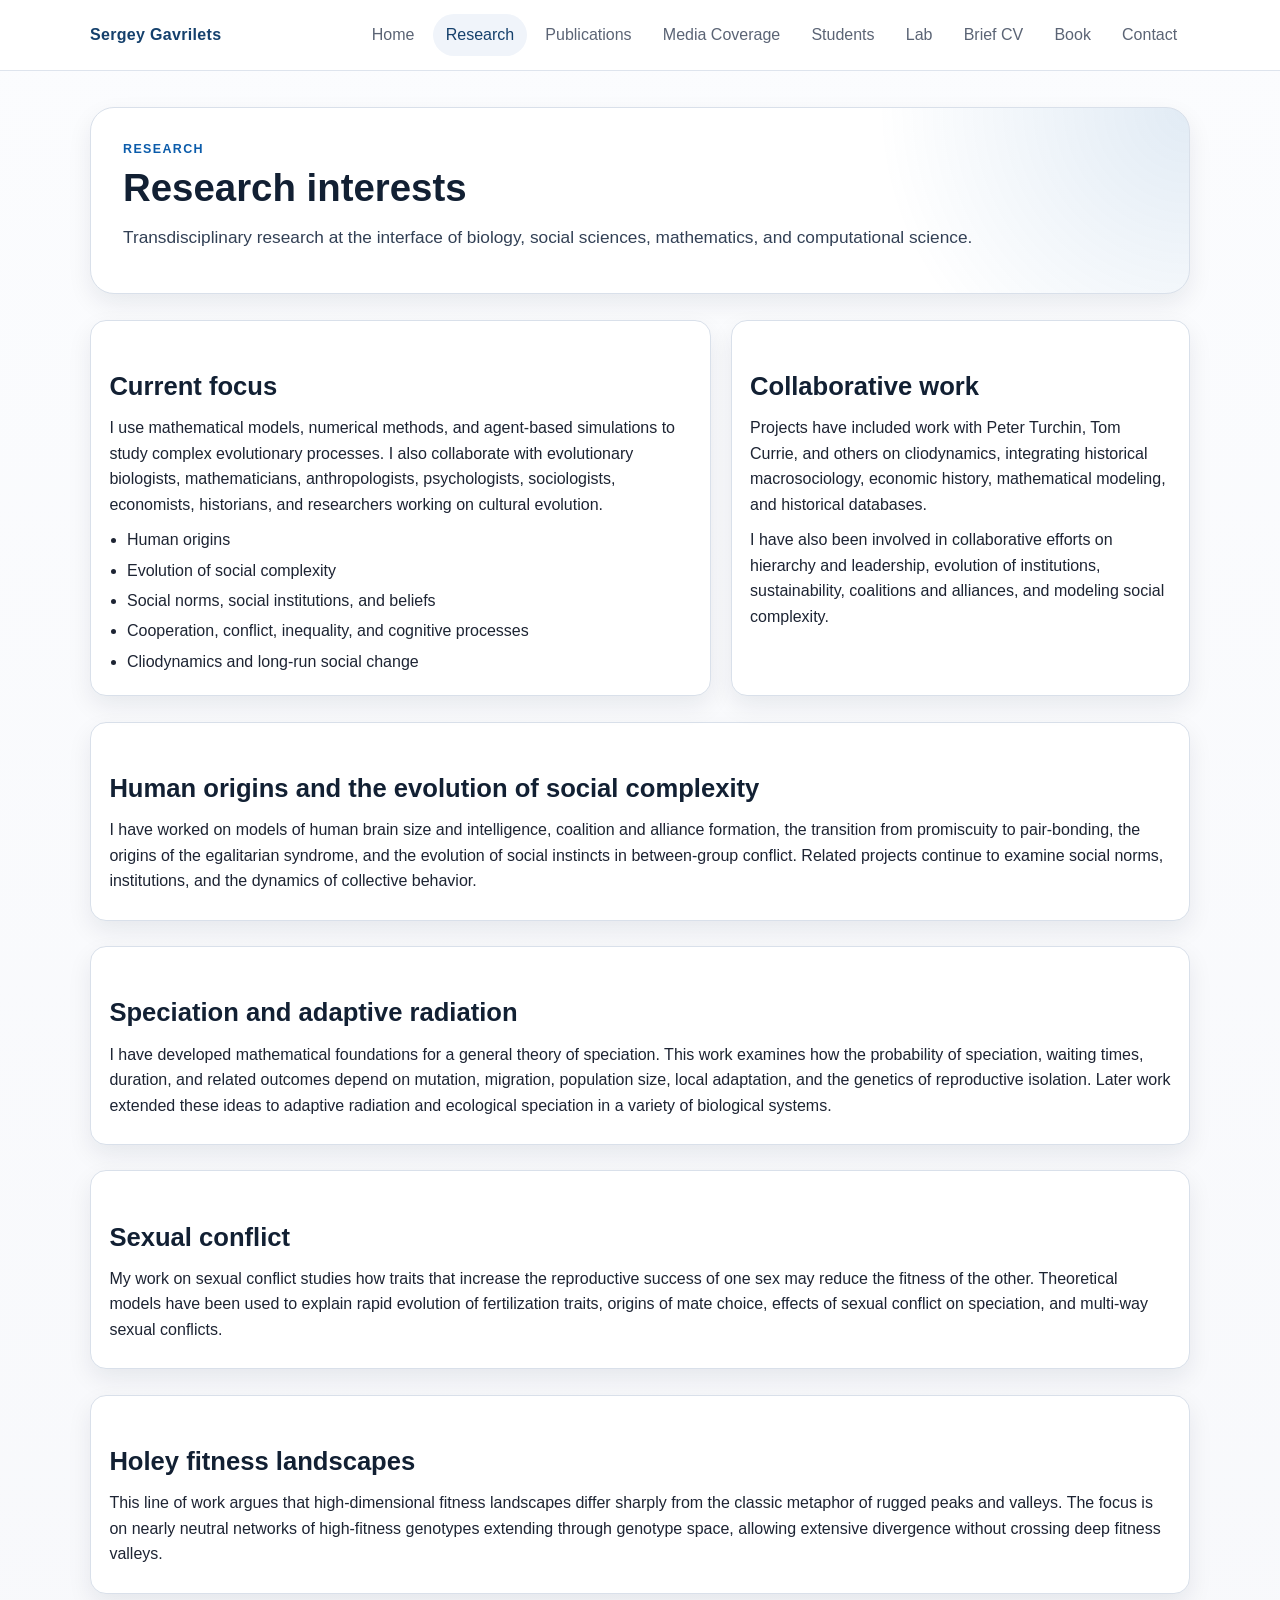
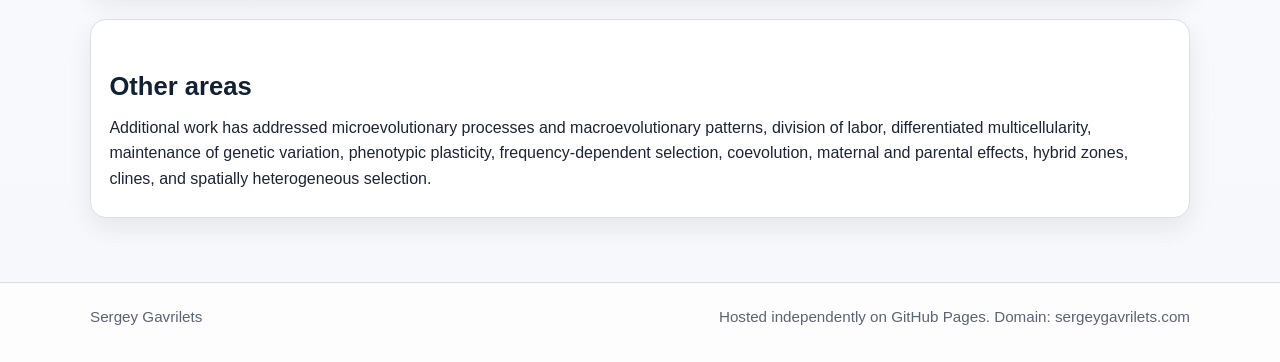
<file: research/index.html>
<!DOCTYPE html>
<html lang="en">
<head>
  <meta charset="utf-8">
  <meta name="viewport" content="width=device-width, initial-scale=1">
  <title>Research | Sergey Gavrilets</title>
  <meta name="description" content="Sergey Gavrilets">
  <link rel="stylesheet" href="/assets/css/styles.css">
</head>
<body>
<header class="site-header">
  <div class="container header-inner">
    <a class="brand" href="/">Sergey Gavrilets</a>
    <button class="nav-toggle" data-nav-toggle aria-expanded="false" aria-label="Toggle navigation">Menu</button>
    <nav class="main-nav" aria-label="Primary">
      <ul><li><a href="/">Home</a></li><li><a href="/research/" aria-current="page">Research</a></li><li><a href="/publications/">Publications</a></li><li><a href="/media/">Media Coverage</a></li><li><a href="/students/">Students</a></li><li><a href="/lab/">Lab</a></li><li><a href="/brief_cv/">Brief CV</a></li><li><a href="/books/">Book</a></li><li><a href="/contact/">Contact</a></li></ul>
    </nav>
  </div>
</header>
<main>
  <div class="container">
<section class="hero"><div class="eyebrow">Research</div><h1>Research interests</h1><p class="lead">Transdisciplinary research at the interface of biology, social sciences, mathematics, and computational science.</p></section>
<div class="section two-col">
  <section class="card"><h2>Current focus</h2>
    <p>I use mathematical models, numerical methods, and agent-based simulations to study complex evolutionary processes. I also collaborate with evolutionary biologists, mathematicians, anthropologists, psychologists, sociologists, economists, historians, and researchers working on cultural evolution.</p>
    <ul class="list-clean">
      <li>Human origins</li>
      <li>Evolution of social complexity</li>
      <li>Social norms, social institutions, and beliefs</li>
      <li>Cooperation, conflict, inequality, and cognitive processes</li>
      <li>Cliodynamics and long-run social change</li>
    </ul>
  </section>
  <aside class="card"><h2>Collaborative work</h2>
    <p>Projects have included work with Peter Turchin, Tom Currie, and others on cliodynamics, integrating historical macrosociology, economic history, mathematical modeling, and historical databases.</p>
    <p>I have also been involved in collaborative efforts on hierarchy and leadership, evolution of institutions, sustainability, coalitions and alliances, and modeling social complexity.</p>
  </aside>
</div>
<section class="section card"><h2>Human origins and the evolution of social complexity</h2>
<p>I have worked on models of human brain size and intelligence, coalition and alliance formation, the transition from promiscuity to pair-bonding, the origins of the egalitarian syndrome, and the evolution of social instincts in between-group conflict. Related projects continue to examine social norms, institutions, and the dynamics of collective behavior.</p>
</section>
<section class="section card"><h2>Speciation and adaptive radiation</h2>
<p>I have developed mathematical foundations for a general theory of speciation. This work examines how the probability of speciation, waiting times, duration, and related outcomes depend on mutation, migration, population size, local adaptation, and the genetics of reproductive isolation. Later work extended these ideas to adaptive radiation and ecological speciation in a variety of biological systems.</p>
</section>
<section class="section card"><h2>Sexual conflict</h2>
<p>My work on sexual conflict studies how traits that increase the reproductive success of one sex may reduce the fitness of the other. Theoretical models have been used to explain rapid evolution of fertilization traits, origins of mate choice, effects of sexual conflict on speciation, and multi-way sexual conflicts.</p>
</section>
<section class="section card"><h2>Holey fitness landscapes</h2>
<p>This line of work argues that high-dimensional fitness landscapes differ sharply from the classic metaphor of rugged peaks and valleys. The focus is on nearly neutral networks of high-fitness genotypes extending through genotype space, allowing extensive divergence without crossing deep fitness valleys.</p>
</section>
<section class="section card"><h2>Other areas</h2>
<p>Additional work has addressed microevolutionary processes and macroevolutionary patterns, division of labor, differentiated multicellularity, maintenance of genetic variation, phenotypic plasticity, frequency-dependent selection, coevolution, maternal and parental effects, hybrid zones, clines, and spatially heterogeneous selection.</p>
</section>
</div>
</main>
<footer class="site-footer">
  <div class="container footer-inner">
    <div>Sergey Gavrilets</div>
    <div>Hosted independently on GitHub Pages. Domain: sergeygavrilets.com</div>
  </div>
</footer>
<script src="/assets/js/main.js"></script>
</body>
</html>
</file>
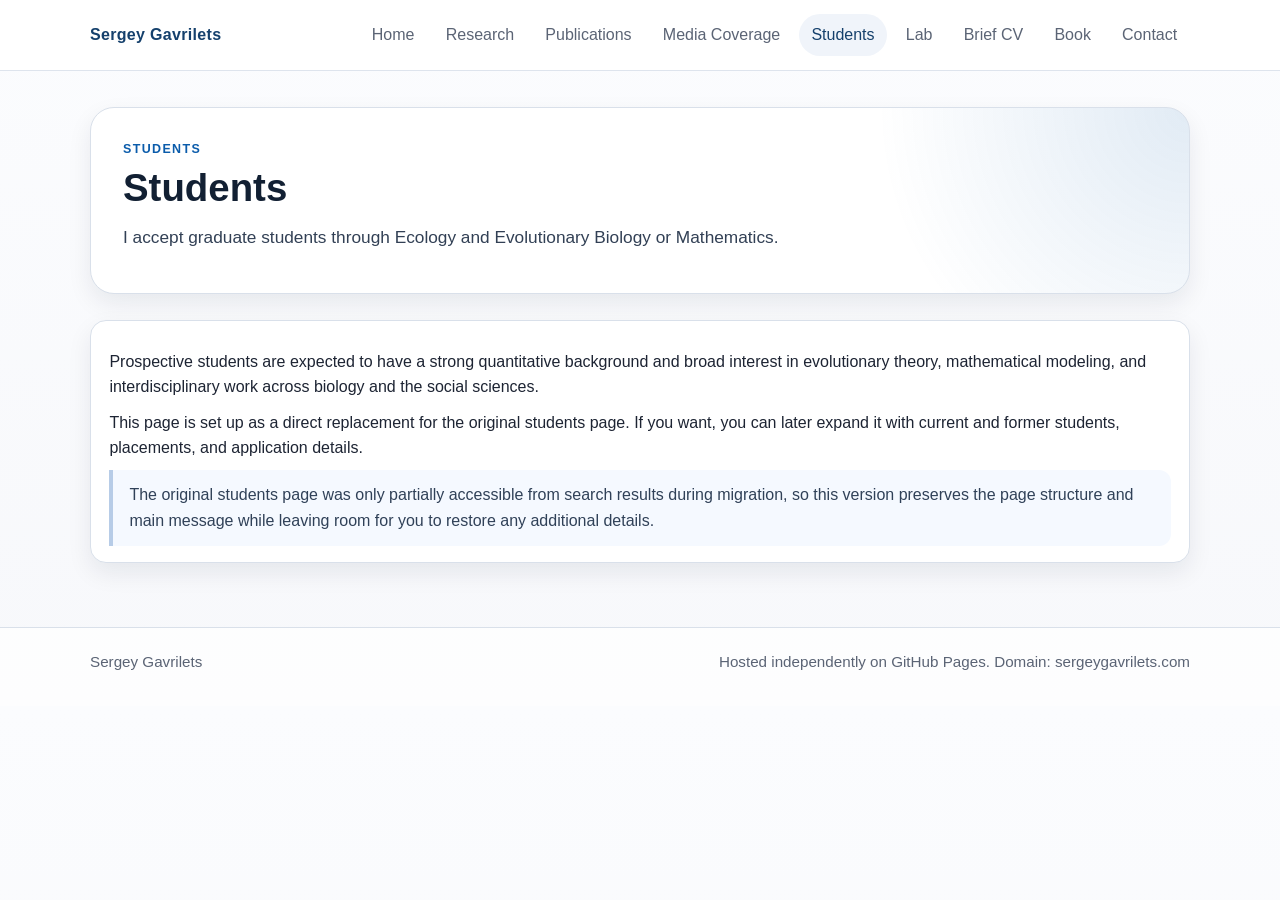
<file: students/index.html>
<!DOCTYPE html>
<html lang="en">
<head>
  <meta charset="utf-8">
  <meta name="viewport" content="width=device-width, initial-scale=1">
  <title>Students | Sergey Gavrilets</title>
  <meta name="description" content="Sergey Gavrilets">
  <link rel="stylesheet" href="/assets/css/styles.css">
</head>
<body>
<header class="site-header">
  <div class="container header-inner">
    <a class="brand" href="/">Sergey Gavrilets</a>
    <button class="nav-toggle" data-nav-toggle aria-expanded="false" aria-label="Toggle navigation">Menu</button>
    <nav class="main-nav" aria-label="Primary">
      <ul><li><a href="/">Home</a></li><li><a href="/research/">Research</a></li><li><a href="/publications/">Publications</a></li><li><a href="/media/">Media Coverage</a></li><li><a href="/students/" aria-current="page">Students</a></li><li><a href="/lab/">Lab</a></li><li><a href="/brief_cv/">Brief CV</a></li><li><a href="/books/">Book</a></li><li><a href="/contact/">Contact</a></li></ul>
    </nav>
  </div>
</header>
<main>
  <div class="container">
<section class="hero"><div class="eyebrow">Students</div><h1>Students</h1><p class="lead">I accept graduate students through Ecology and Evolutionary Biology or Mathematics.</p></section>
<section class="section card">
<p>Prospective students are expected to have a strong quantitative background and broad interest in evolutionary theory, mathematical modeling, and interdisciplinary work across biology and the social sciences.</p>
<p>This page is set up as a direct replacement for the original students page. If you want, you can later expand it with current and former students, placements, and application details.</p>
<div class="note">The original students page was only partially accessible from search results during migration, so this version preserves the page structure and main message while leaving room for you to restore any additional details.</div>
</section>
</div>
</main>
<footer class="site-footer">
  <div class="container footer-inner">
    <div>Sergey Gavrilets</div>
    <div>Hosted independently on GitHub Pages. Domain: sergeygavrilets.com</div>
  </div>
</footer>
<script src="/assets/js/main.js"></script>
</body>
</html>
</file>
<file: assets/css/styles.css>
:root {
  --bg: #f7f8fb;
  --surface: #ffffff;
  --surface-2: #f0f4fa;
  --text: #1d2433;
  --muted: #5b6475;
  --line: #d9e0ea;
  --accent: #0b5cab;
  --accent-2: #15406c;
  --shadow: 0 10px 25px rgba(14, 31, 53, 0.08);
  --radius: 16px;
  --max: 1100px;
}
* { box-sizing: border-box; }
html { scroll-behavior: smooth; }
body {
  margin: 0;
  font-family: -apple-system, BlinkMacSystemFont, "Segoe UI", Roboto, Helvetica, Arial, sans-serif;
  color: var(--text);
  background: linear-gradient(180deg, #fbfcfe 0%, var(--bg) 100%);
  line-height: 1.6;
}
a { color: var(--accent); text-decoration: none; }
a:hover { text-decoration: underline; }
img { max-width: 100%; height: auto; }
.container { width: min(calc(100% - 2rem), var(--max)); margin: 0 auto; }
.site-header {
  position: sticky; top: 0; z-index: 50;
  background: rgba(255,255,255,.92); backdrop-filter: blur(10px);
  border-bottom: 1px solid rgba(217,224,234,.85);
}
.header-inner {
  display: flex; align-items: center; justify-content: space-between;
  gap: 1rem; padding: .9rem 0;
}
.brand { font-weight: 700; color: var(--accent-2); letter-spacing: .02em; }
.nav-toggle { display: none; background: var(--surface); border: 1px solid var(--line); border-radius: 10px; padding: .5rem .7rem; }
.main-nav ul {
  list-style: none; display: flex; flex-wrap: wrap; gap: .35rem; margin: 0; padding: 0;
}
.main-nav a {
  display: block; padding: .5rem .8rem; border-radius: 999px; color: var(--muted);
}
.main-nav a[aria-current="page"], .main-nav a:hover {
  background: var(--surface-2); color: var(--accent-2); text-decoration: none;
}
main { padding: 2.2rem 0 4rem; }
.hero {
  background: radial-gradient(circle at top right, rgba(11,92,171,.12), transparent 28%), var(--surface);
  border: 1px solid var(--line); border-radius: 24px; padding: 2rem; box-shadow: var(--shadow);
}
.hero-grid {
  display: grid; grid-template-columns: 1.45fr .95fr; gap: 1.5rem; align-items: start;
}
.eyebrow { text-transform: uppercase; font-size: .78rem; letter-spacing: .11em; color: var(--accent); font-weight: 700; }
h1, h2, h3 { line-height: 1.22; color: #122033; }
h1 { font-size: clamp(2rem, 3vw, 3.1rem); margin: .35rem 0 .75rem; }
h2 { font-size: 1.6rem; margin: 2rem 0 .8rem; }
h3 { font-size: 1.15rem; margin: 1.2rem 0 .45rem; }
p { margin: .6rem 0; }
.lead { font-size: 1.08rem; color: #324055; }
.muted { color: var(--muted); }
.badge-row, .action-row { display: flex; gap: .75rem; flex-wrap: wrap; margin-top: 1rem; }
.badge { background: #eef4fb; color: var(--accent-2); border: 1px solid #d3e2f3; padding: .45rem .75rem; border-radius: 999px; font-size: .95rem; }
.button {
  display: inline-block; background: var(--accent); color: #fff; padding: .78rem 1rem;
  border-radius: 12px; font-weight: 600; box-shadow: var(--shadow);
}
.button.secondary { background: var(--surface); color: var(--accent-2); border: 1px solid var(--line); box-shadow: none; }
.button:hover { text-decoration: none; filter: brightness(.98); }
.card-grid { display: grid; grid-template-columns: repeat(3, 1fr); gap: 1rem; margin-top: 1.4rem; }
.card, .panel {
  background: var(--surface); border: 1px solid var(--line); border-radius: var(--radius);
  padding: 1.15rem 1.15rem 1rem; box-shadow: var(--shadow);
}
.card h3 { margin-top: 0; }
.panel + .panel { margin-top: 1rem; }
.two-col { display: grid; grid-template-columns: 1.15fr .85fr; gap: 1.2rem; }
.section { margin-top: 1.6rem; }
.list-clean { margin: .6rem 0 0; padding-left: 1.1rem; }
.list-clean li { margin: .3rem 0; }
.kv { display: grid; grid-template-columns: 120px 1fr; gap: .5rem .9rem; }
.kv dt { color: var(--muted); font-weight: 600; }
.kv dd { margin: 0; }
.pub-list { padding-left: 1.2rem; }
.pub-list li { margin: .55rem 0; }
.note {
  border-left: 4px solid #b7cce7; padding: .75rem 1rem; background: #f5f9ff;
  border-radius: 0 12px 12px 0; color: #304158;
}
.callout {
  background: linear-gradient(180deg, #0e3560, #15406c);
  color: #fff; border-radius: 22px; padding: 1.5rem; margin-top: 1.5rem;
}
.callout a { color: #fff; text-decoration: underline; }
.site-footer {
  border-top: 1px solid var(--line); background: rgba(255,255,255,.8); padding: 1.4rem 0 2rem;
}
.footer-inner { display: flex; justify-content: space-between; gap: 1rem; flex-wrap: wrap; color: var(--muted); font-size: .95rem; }
.small { font-size: .92rem; }
.hr { height: 1px; background: var(--line); margin: 1.5rem 0; }
@media (max-width: 900px) {
  .hero-grid, .two-col, .card-grid { grid-template-columns: 1fr; }
}
@media (max-width: 760px) {
  .nav-toggle { display: inline-flex; }
  .main-nav { display: none; width: 100%; }
  .main-nav.open { display: block; }
  .header-inner { flex-wrap: wrap; }
  .main-nav ul { flex-direction: column; align-items: stretch; }
  .main-nav a { border-radius: 12px; }
  main { padding-top: 1.2rem; }
  .hero { padding: 1.25rem; }
}
</file>
